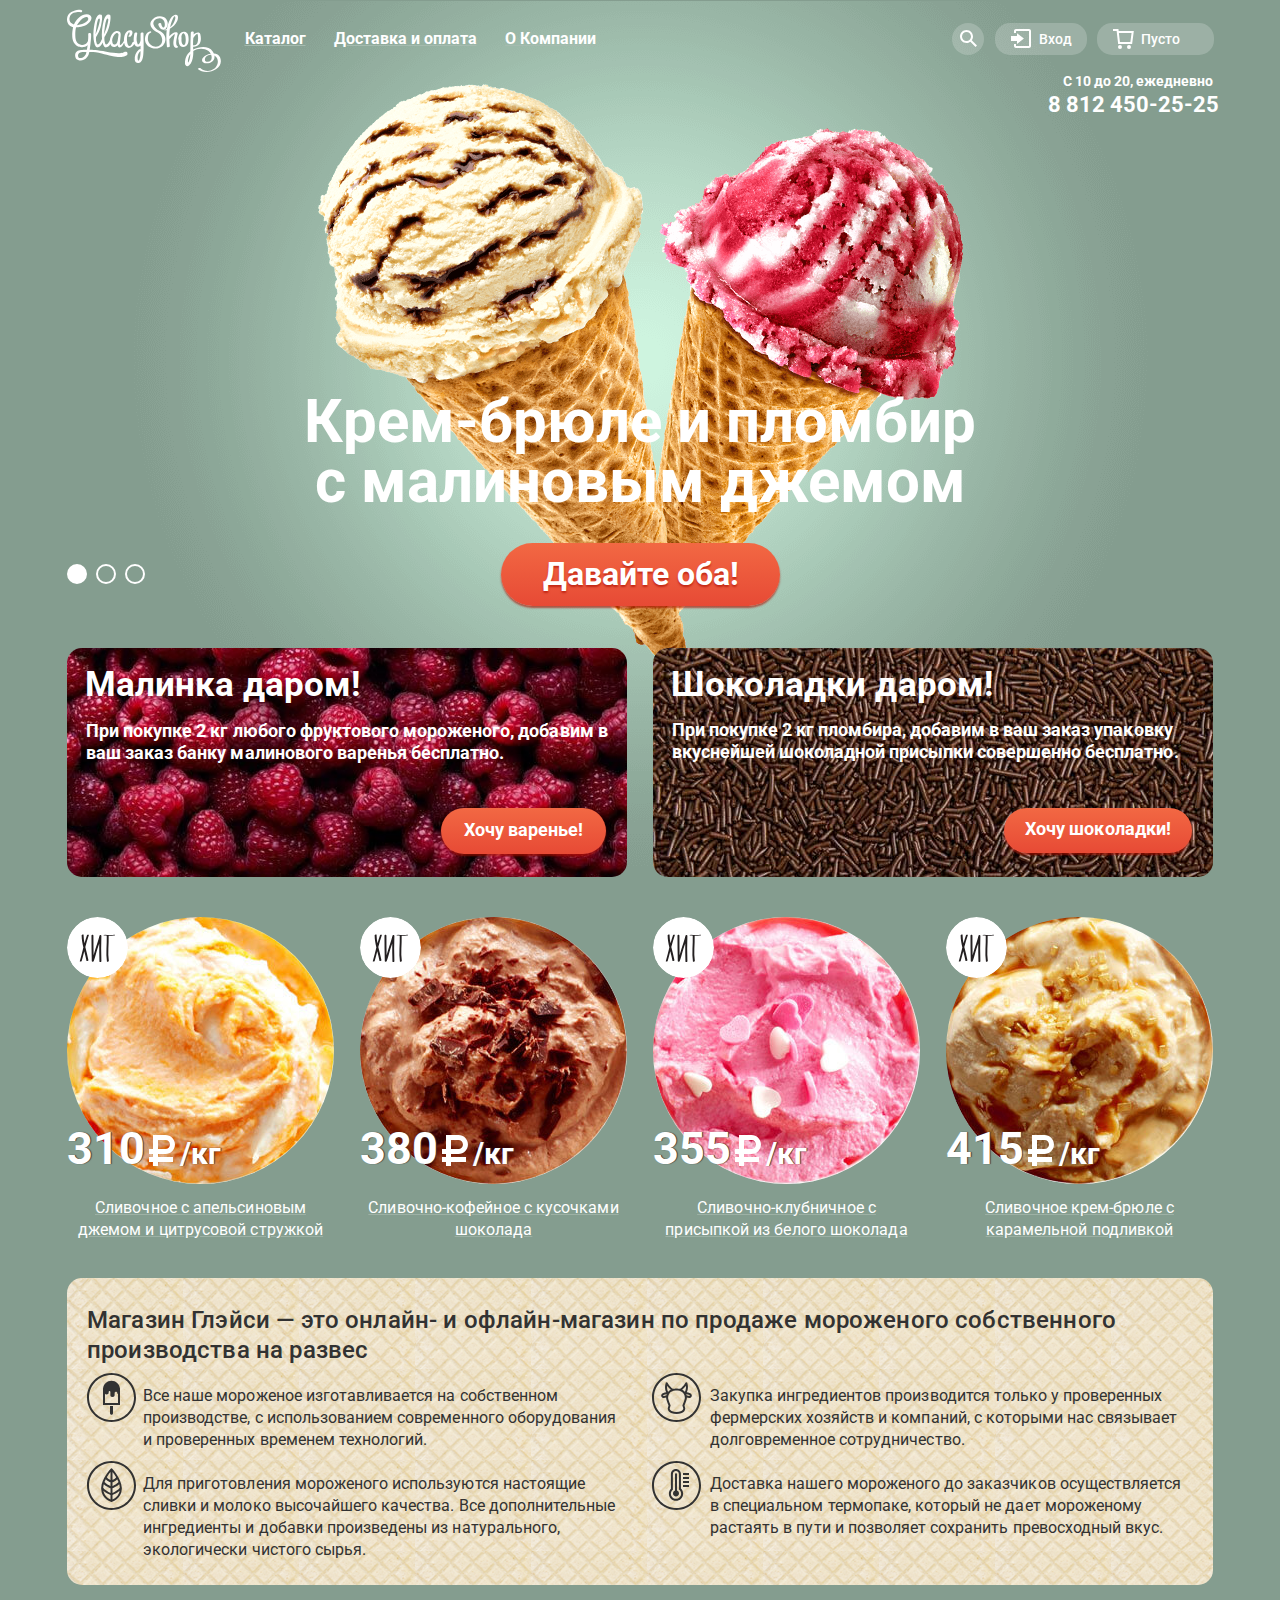
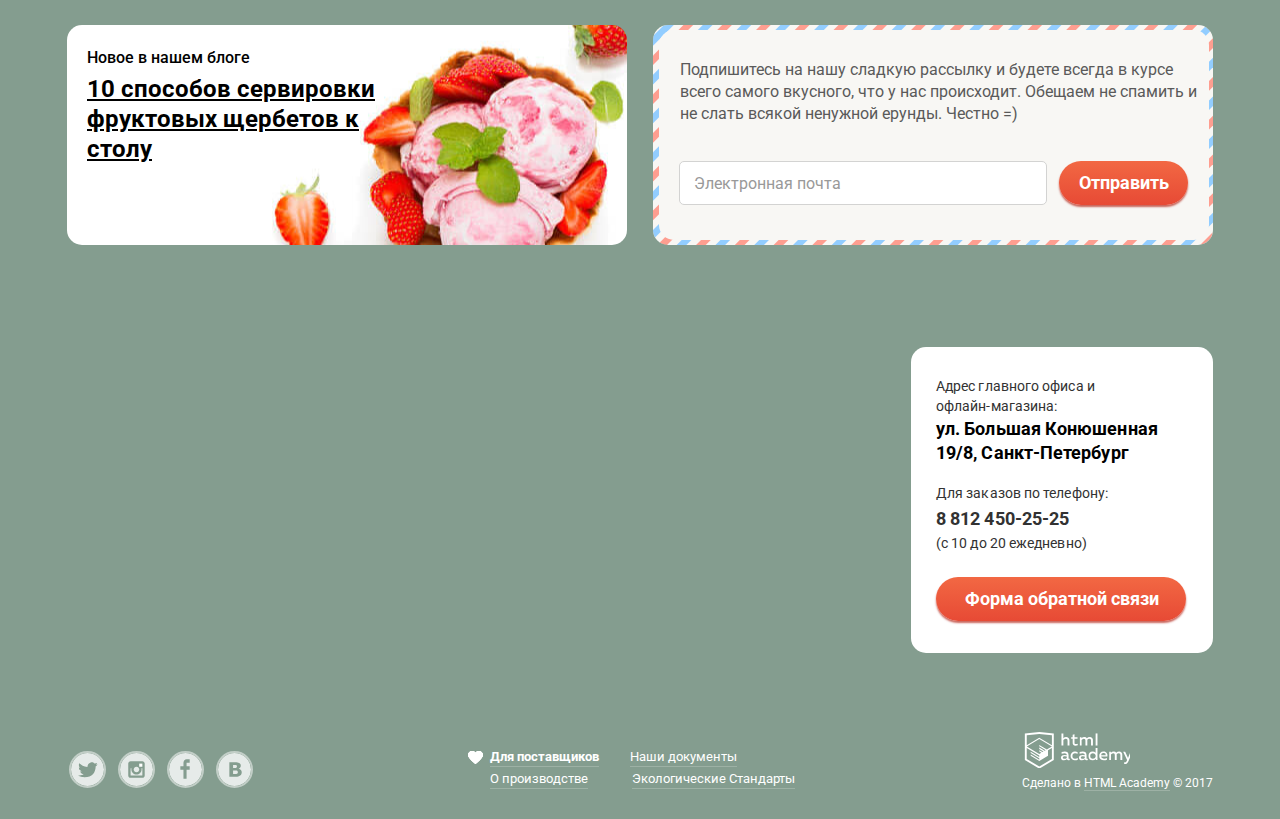
<file: index.html>
<!DOCTYPE html>
<html lang="ru">
  <head>
    <meta charset="utf-8">
    <title>HTML Academy: Глейси</title>
    <link rel="stylesheet" type="text/css" href="css/normalize.css">
    <link href="https://fonts.googleapis.com/css?family=Roboto:400,700&amp;subset=cyrillic" rel="stylesheet">
    <link type="text/css" rel="stylesheet" href="css/min-style.css">
  </head>
  <body>
    <input type="radio" name="slider-radio" value="slider1" checked id="slider1" class="slider1 slider-input">
    <input type="radio" name="slider-radio" value="slider2" id="slider2" class="slider2 slider-input">
    <input type="radio" name="slider-radio" value="slider3" id="slider3" class="slider3 slider-input">
    <div class="site-wrapper">
      <header class="main-header container">
        <img src="img/logo.svg" alt="Gllacy Shop" class="logo" width="154" height="64">
        <nav class="main-nav">
          <ul class="site-nav">
            <li class="dropdown-cat site-nav-li">
              <a href="catalog.html">Каталог</a>
              <ul class="dropdown">
                <li><a href="catalog.html">Новинки</a></li>
                <li><a href="catalog.html">Сливочное</a></li>
                <li><a href="catalog.html">Щербеты</a></li>
                <li><a href="catalog.html">Фруктовый лёд</a></li>
                <li><a href="catalog.html">Мелорин</a></li>
              </ul>
            </li>
            <li class="site-nav-li"><a href="delivery.html">Доставка и оплата</a></li>
            <li class="site-nav-li"><a href="about.html">О Компании</a></li>
          </ul>
          <div class="user-nav">
            <div class="search-wrapper">
              <a href="#" class="search-container">
                <span class="hidden">Поиск по сайту</span>
                <svg x="0px" y="0px" width="17px" height="17px" viewBox="0 0 17 17" enable-background="new 0 0 17 17" xml:space="preserve" class="search-img">
                  <path fill="#FFFFFF" d="M16.958,15.527L11.75,10.32C12.533,9.247,13,7.93,13,6.5C13,2.91,10.09,0,6.5,0S0,2.91,0,6.5
                    S2.91,13,6.5,13c1.438,0,2.763-0.473,3.839-1.263l5.205,5.204L16.958,15.527z M6.5,11C4.019,11,2,8.981,2,6.5S4.019,2,6.5,2
                    S11,4.019,11,6.5S8.981,11,6.5,11z"/>
                </svg>
              </a>
              <div class="search">
                <form method="get" action="https://echo.htmlacademy.ru">
                  <input type="search" name="search" placeholder="Что ищем?" class="search-form">
                </form>
              </div>
            </div>
            <div class="login-wrapper">
              <a  href="login.html" class="login">
                <span class="hidden">Войти в учётную запись</span>
                <svg x="0px" y="0px" width="21px" height="19px" viewBox="0 0 21 19" enable-background="new 0 0 21 19" xml:space="preserve">
                  <g>
                    <polygon fill="#FFFFFF" points="6,14.875 12.917,9.5 6,4.125 6,7.042 -0.042,7.042 -0.042,11.959 6,11.959   "/>
                    <path fill="#FFFFFF" d="M18,0H5C3.9,0,3,0.9,3,2v2h2V2h13v15H5v-2H3v2c0,1.1,0.9,2,2,2h13c1.1,0,2-0.9,2-2V2C20,0.9,19.1,0,18,0z"/>
                  </g>
                </svg>
                Вход
              </a>
              <section class="login-form">
                <h2 class="hidden">Форма входа</h2>
                <form method="post" action="https://echo.htmlacademy.ru">
                  <label for="login-mail"><span class="hidden">Электронная почта</span></label>
                  <input type="text" name="login" id="login-mail" placeholder="Электронная почта" class="login-email">
                  <label for="password"><span class="hidden">Пароль</span></label>
                  <input type="password" name="password" id="password" placeholder="Пароль" class="login-password">
                  <label for="enter"><span class="hidden">Войти</span></label>
                  <input type="submit" name="login-btn" value="Войти" id="enter" class="btn login-btn">
                </form>
                <ul>
                  <li><a href="#">Забыли пароль?</a></li>
                  <li><a href="#">Новая регистрация</a></li>
                </ul>
              </section>
            </div>
            <a href="basket.html" class="basket">
              <span class="hidden">Корзина</span>
              <svg version="1.1" xmlns="http://www.w3.org/2000/svg" xmlns:xlink="http://www.w3.org/1999/xlink" x="0px" y="0px"
                width="21px" height="20px" viewBox="0 0 21 20" enable-background="new 0 0 21 20" xml:space="preserve">
                <g>
                  <path fill="#FFFFFF" d="M5.657,2.031L5.422,0H0v2h3.64l1.5,13h13.988l1.699-12.969H5.657z M17.372,13H6.922L5.888,4.031h12.66
                    L17.372,13z"/>
                  <circle fill="#FFFFFF" cx="6.984" cy="18" r="2"/>
                  <circle fill="#FFFFFF" cx="15.984" cy="18" r="2"/>
                </g>
              </svg>
              Пусто
            </a>
          </div>
        </nav>
        <p class="worktime">
          С 10 до 20, ежедневно
          <a href="tel:+7812450-25-25">8 812 450-25-25</a>
        </p>
      </header>
      <main>
        <section class="slider container">
          <h1 class="hidden">Мороженое Glaccy Shop</h1>
          <div class="slider-controls">
            <label for="slider1">Первый</label>
            <label for="slider2">Второй</label>
            <label for="slider3">Третий</label>
          </div>
          <section class="slider-1">
            <div class="slider-img-wrapper"> </div>
            <h2 class="slider-hook">Крем-брюле и пломбир с малиновым джемом</h2>
            <a href="catalog.html" class="btn order-btn">Давайте оба!</a>
          </section>
          <section class="slider-2">
            <h2 class="slider-hook">Шоколадный пломбир и лимонный сорбет</h2>
            <a href="catalog.html" class="btn order-btn">Давайте оба!</a>
          </section>
          <section class="slider-3">
            <h2 class="slider-hook">Пломбир с помадкой и клубничный щербет</h2>
            <a href="catalog.html" class="btn order-btn">Давайте оба!</a>
          </section>
        </section>
        <article class="get-free container">
          <h2 class="hidden">Промоакции</h2>
          <div class="get-free-raspberry get-free-item">
            <h2>Малинка даром!</h2>
            <p>При покупке 2 кг любого фруктового мороженого, добавим в ваш заказ банку малинового варенья бесплатно.</p>
            <a href="catalog.html" class="btn get-free-btn">Хочу варенье!</a>
          </div>
          <div class="get-free-chocolate get-free-item ">
            <h2>Шоколадки даром!</h2>
            <p>При покупке 2 кг пломбира, добавим в ваш заказ упаковку вкуснейшей шоколадной присыпки совершенно бесплатно.</p>
            <a href="catalog.html" class="btn get-free-btn">Хочу шоколадки!</a>
          </div>
        </article>
        <section class="hits container">
          <h2 class="hidden">Хиты продаж</h2>
          <div class="hit-item">
            <img src="img/hit.svg" alt="hit" width="61" height="61" class="hit-img">
            <img src="img/icprev1.jpg" alt="Сливочное с апельсиновым джемом и цитрусовой стружкой" width="267" height="267">
            <a href="catalog.html">
              <p class="hit-price">
                <span class="bold-price">310</span>
                <svg version="1.1" xmlns="http://www.w3.org/2000/svg" xmlns:xlink="http://www.w3.org/1999/xlink" x="0px" y="0px"
                  width="31px" height="36px" viewBox="0 0 31 36" enable-background="new 0 0 31 36" xml:space="preserve">
                  <path fill="#FFFFFF" d="M11,21h7.451c5.247,0,9.5-4.253,9.5-9.5S23.698,2,18.451,2H11H7.379H6v14H2v5h4v3H2v5h4v4h5
                    v-4h15v-5H11V21z M11,7h7.451V6.97c2.501,0,4.529,2.028,4.529,4.53s-2.028,4.53-4.529,4.53V16H11V7z"/>
                </svg>
                /кг
              </p>
              <p class="hit-item-description">Сливочное с апельсиновым джемом и цитрусовой стружкой</p>
            </a>
            <a href="#" class="btn fastview-btn">Быстрый просмотр</a>
            <div class="fast-view-wrapper"></div>
          </div>
          <div class="hit-item">
            <img src="img/hit.svg" alt="hit" width="61" height="61" class="hit-img">
            <img src="img/icprev2.jpg" alt="Сливочно-кофейное с кусочками шоколада" width="267" height="267">
            <a href="catalog.html">
              <p class="hit-price">
                <span class="bold-price">380</span>
                <svg version="1.1" xmlns="http://www.w3.org/2000/svg" xmlns:xlink="http://www.w3.org/1999/xlink" x="0px" y="0px"
                  width="31px" height="36px" viewBox="0 0 31 36" enable-background="new 0 0 31 36" xml:space="preserve">
                  <path fill="#FFFFFF" d="M11,21h7.451c5.247,0,9.5-4.253,9.5-9.5S23.698,2,18.451,2H11H7.379H6v14H2v5h4v3H2v5h4v4h5
                    v-4h15v-5H11V21z M11,7h7.451V6.97c2.501,0,4.529,2.028,4.529,4.53s-2.028,4.53-4.529,4.53V16H11V7z"/>
                </svg>
                /кг
              </p>
              <p class="hit-item-description">Сливочно-кофейное с кусочками шоколада</p>
            </a>
            <a href="#" class="btn fastview-btn">Быстрый просмотр</a>
            <div class="fast-view-wrapper"></div>
          </div>
          <div class="hit-item">
            <img src="img/hit.svg" alt="hit" width="61" height="61" class="hit-img">
            <img src="img/icprev3.jpg" alt="Сливочно-клубничное с присыпкой из белого шоколада" width="267" height="267">
            <a href="catalog.html">
              <p class="hit-price">
                <span class="bold-price">355</span>
                <svg version="1.1" xmlns="http://www.w3.org/2000/svg" xmlns:xlink="http://www.w3.org/1999/xlink" x="0px" y="0px"
                  width="31px" height="36px" viewBox="0 0 31 36" enable-background="new 0 0 31 36" xml:space="preserve">
                  <path fill="#FFFFFF" d="M11,21h7.451c5.247,0,9.5-4.253,9.5-9.5S23.698,2,18.451,2H11H7.379H6v14H2v5h4v3H2v5h4v4h5
                    v-4h15v-5H11V21z M11,7h7.451V6.97c2.501,0,4.529,2.028,4.529,4.53s-2.028,4.53-4.529,4.53V16H11V7z"/>
                </svg>
                /кг
              </p>
              <p class="item-description">Сливочно-клубничное с присыпкой из белого шоколада</p>
            </a>
            <a href="#" class="btn fastview-btn">Быстрый просмотр</a>
            <div class="fast-view-wrapper"></div>
          </div>
          <div class="hit-item">
            <img src="img/hit.svg" alt="hit" width="61" height="61" class="hit-img">
            <img src="img/icprev4.jpg" alt="Сливочное крем-брюле с карамельной подливкой" width="267" height="267">
            <a href="catalog.html">
              <p class="hit-price">
                <span class="bold-price">415</span>
                <svg version="1.1" id="Layer_1" xmlns="http://www.w3.org/2000/svg" xmlns:xlink="http://www.w3.org/1999/xlink" x="0px" y="0px"
                  width="31px" height="36px" viewBox="0 0 31 36" enable-background="new 0 0 31 36" xml:space="preserve">
                  <path fill="#FFFFFF" d="M11,21h7.451c5.247,0,9.5-4.253,9.5-9.5S23.698,2,18.451,2H11H7.379H6v14H2v5h4v3H2v5h4v4h5
                    v-4h15v-5H11V21z M11,7h7.451V6.97c2.501,0,4.529,2.028,4.529,4.53s-2.028,4.53-4.529,4.53V16H11V7z"/>
                </svg>
                /кг
              </p>
              <p class="hit-item-description">Сливочное крем-брюле с карамельной подливкой</p>
            </a>
            <a href="#" class="btn fastview-btn">Быстрый просмотр</a>
            <div class="fast-view-wrapper"></div>
          </div>
        </section>
        <section class="features container">
          <h2 >Магазин Глэйси — это онлайн- и офлайн-магазин по продаже мороженого собственного производства на развес</h2>
          <div class="features-item">
            <img src="img/icecream-pict.svg" class="icecream-pict" alt="Иконка" width="49" height="49">
            <p>Все наше мороженое изготавливается на собственном производстве, с использованием современного оборудования и проверенных временем технологий.</p>
          </div>
          <div class="features-item">
            <img src="img/cow-pict.svg" class="cow-pict" alt="Иконка" width="49" height="49">
            <p>Закупка ингредиентов  производится только у проверенных фермерских хозяйств и компаний, с которыми нас связывает долговременное сотрудничество.
            </p>
          </div>
          <div class="features-item">
            <img src="img/leaf-pict.svg" class="leaf-pict" alt="Иконка" width="49" height="49">
            <p>Для приготовления мороженого используются настоящие сливки и молоко высочайшего качества. Все дополнительные ингредиенты и добавки произведены из натурального, экологически чистого сырья. </p>
          </div>
          <div class="features-item">
            <img src="img/therm-pict.svg" class="therm-pict" alt="Иконка" width="49" height="49">
            <p>Доставка нашего мороженого до заказчиков осуществляется в специальном термопаке, который не дает мороженому растаять в пути и позволяет сохранить превосходный вкус.</p>
          </div>
        </section>
        <div class="flex-wrapper container">
          <!-- Нужна такая оболочка?-->
          <article class="blog-item container">
            <h2 class="hidden">Блог</h2>
            <p><a href="blog.html">Новое в нашем блоге</a></p>
            <b><a href="blog.html">10 способов сервировки фруктовых щербетов к столу</a></b>
          </article>
          <section class="subscribe container">
            <div class="subscripe-wrapper">
              <h2 class="hidden">E-mail расслыка</h2>
              <p>Подпишитесь на нашу сладкую рассылку и будете всегда в курсе всего самого вкусного, что у нас происходит. Обещаем не спамить и не слать всякой ненужной ерунды. Честно =)</p>
              <form method="post" action="https://echo.htmlacademy.ru">
                <input type="email" name="subs-email" placeholder="Электронная почта" class="subscribe-email">
                <input type="submit" value="Отправить" class="btn subscribe-btn">
              </form>
            </div>
          </section>
        </div>
        <section class="map">
          <h2 class="hidden">Как проехать</h2>
          <iframe src="https://www.google.com/maps/embed?pb=!1m18!1m12!1m3!1d7994.424906074054!2d30.31439324068867!3d59.938676008772475!2m3!1f0!2f0!3f0!3m2!1i1024!2i768!4f13.1!3m3!1m2!1s0x0%3A0x0!2zNTnCsDU2JzE5LjIiTiAzMMKwMTknMjMuMyJF!5e0!3m2!1sru!2sru!4v1522938331912"  allowfullscreen></iframe>
          <!--<img src="img/map.jpg" alt="Адрес главного офиса и офлайн-магазина: ул. Большая Конюшенная 19/8" width="1200" height="430">-->
          <span class="ice-cream-pict"></span>
          <div class="contacts container">
            <address>
              <p>Адрес главного офиса и офлайн-магазина:
                <b>ул. Большая Конюшенная 19/8, Санкт-Петербург</b>
              </p>
              <p>
                Для заказов по телефону:
                <a href="tel:+78124502525" class="contacts-tel">8&nbsp;812 450-25-25</a>
                (с 10 до 20 ежедневно)
              </p>
              <a href="#" class="feedback-btn modal-open btn">Форма обратной связи</a>
            </address>
          </div>
        </section>
      </main>
      <footer class="main-footer container">
        <section class="social">
          <h2 class="hidden">Мы в соцсетях</h2>
          <ul>
            <li class="social-btn btn-tw">
              <a href="twitter.com">
                <svg version="1.1" xmlns="http://www.w3.org/2000/svg" xmlns:xlink="http://www.w3.org/1999/xlink" x="0px" y="0px" width="33px"
                  height="33px" viewBox="0 0 32 32" enable-background="new 0 0 32 32" xml:space="preserve">
                  <g>
                  </g>
                  <g>
                    <path fill="#FFFFFF" d="M16,0C7.164,0,0,7.164,0,16c0,8.837,7.164,16,16,16c8.837,0,16-7.163,16-16C32,7.164,24.837,0,16,0z
                      M23.944,12.809c-0.251,6.516-3.463,10.832-10.992,10.702c-0.14,0-0.205,0-0.233,0c-0.015,0-0.021,0-0.021,0
                      c-0.029,0-0.094,0-0.232,0c-0.447,0-4.543-0.443-5.344-1.823c2.479,0.19,4.247-0.406,5.12-1.136
                      c-1.048-0.289-2.923-0.461-3.251-2.848c0.384,0.104,0.618,0.221,1.299,0.113c-1.307-0.824-2.758-1.519-2.679-3.643
                      c0.311,0.317,1.164,0.518,1.46,0.457c-0.768-0.233-2.149-3.244-0.974-4.781c1.984,1.79,4.075,3.482,7.804,3.643
                      c0.227-2.214,1.24-3.699,3.168-4.325c1.84-0.479,3.255,0.26,3.901,1.138c0.737-0.224,1.453-0.466,2.193-0.685
                      c-0.004,0.833-0.569,1.463-0.935,1.709c0.747,0.165,1.423-0.475,1.423-0.475C25.467,11.818,24.557,12.58,23.944,12.809z"/>
                  </g>
                </svg>
                <span class="hidden">Твиттер</span>
              </a>
            </li>
            <li class="social-btn btn-inst">
              <a href="instagram.com">
                <svg version="1.1" xmlns="http://www.w3.org/2000/svg" xmlns:xlink="http://www.w3.org/1999/xlink" x="0px" y="0px"
                  width="33px" height="33px" viewBox="0 0 32 32" enable-background="new 0 0 32 32" xml:space="preserve">
                  <g>
                    <path fill="#FFFFFF" d="M20.916,16c0,2.728-2.211,4.938-4.938,4.938S11.039,18.728,11.039,16c0-0.394,0.051-0.773,0.138-1.14
                      h-0.897v6.838h11.396V14.86h-0.897C20.865,15.227,20.916,15.606,20.916,16z"/>
                    <path fill="#FFFFFF" d="M15.978,18.659c1.466,0,2.659-1.193,2.659-2.659s-1.193-2.659-2.659-2.659
                      c-1.466,0-2.659,1.193-2.659,2.659S14.511,18.659,15.978,18.659z"/>
                    <rect x="18.637" y="10.302" fill="#FFFFFF" width="3.039" height="3.039"/>
                    <path fill="#FFFFFF" d="M16,0C7.164,0,0,7.164,0,16c0,8.837,7.164,16,16,16c8.837,0,16-7.163,16-16C32,7.164,24.837,0,16,0z
                      M23.955,21.698c0,1.254-1.025,2.279-2.279,2.279H10.279C9.026,23.978,8,22.952,8,21.698V10.302c0-1.253,1.026-2.279,2.279-2.279
                      h11.396c1.254,0,2.279,1.026,2.279,2.279V21.698z"/>
                  </g>
                </svg>
                <span class="hidden">Инстаграм</span>
              </a>
            </li>
            <li class="social-btn btn-fb">
              <a href="facebook.com">
                <svg version="1.1" xmlns="http://www.w3.org/2000/svg" xmlns:xlink="http://www.w3.org/1999/xlink" x="0px" y="0px"
                  width="33px" height="33px" viewBox="0 0 32 32" enable-background="new 0 0 32 32" xml:space="preserve">
                  <path fill="#FFFFFF" d="M16,0C7.164,0,0,7.163,0,16s7.164,16,16,16c8.837,0,16-7.164,16-16S24.837,0,16,0z M20.062,9.455h-3.021
                    v3.444h3.021v3.445h-3.021v8.61h-3.021v-8.61H11v-3.445h3.021V9.455c0-1.902,1.353-3.445,3.021-3.445h3.021V9.455z"/>
                </svg>
                <span class="hidden">Фэйсбук</span>
              </a>
            </li>
            <li class="social-btn btn-vk">
              <a href="vk.com">
                <svg version="1.1" xmlns="http://www.w3.org/2000/svg" xmlns:xlink="http://www.w3.org/1999/xlink" x="0px" y="0px"
                  width="33px" height="33px" viewBox="0 0 32 32" enable-background="new 0 0 32 32" xml:space="preserve">
                  <g>
                    <path fill="#FFFFFF" d="M16.637,14.495c0.402-0.019,0.719-0.082,0.951-0.188c0.326-0.145,0.54-0.33,0.641-0.559
                      c0.101-0.229,0.15-0.496,0.15-0.797c0-0.232-0.058-0.465-0.174-0.697c-0.116-0.232-0.322-0.405-0.617-0.517
                      c-0.264-0.1-0.592-0.155-0.984-0.165c-0.392-0.009-0.943-0.014-1.652-0.014h-0.339v2.965h0.565
                      C15.749,14.523,16.235,14.514,16.637,14.495z"/>
                    <path fill="#FFFFFF" d="M18.118,17.084c-0.282-0.081-0.672-0.125-1.166-0.132c-0.494-0.006-1.012-0.009-1.55-0.009h-0.79v3.493
                      h0.264c1.014,0,1.74-0.003,2.18-0.009c0.438-0.007,0.843-0.088,1.212-0.245c0.377-0.157,0.633-0.364,0.774-0.625
                      s0.214-0.562,0.214-0.9c0-0.446-0.088-0.788-0.261-1.03C18.825,17.386,18.531,17.204,18.118,17.084z"/>
                    <path fill="#FFFFFF" d="M16,0C7.164,0,0,7.164,0,16c0,8.837,7.164,16,16,16c8.837,0,16-7.163,16-16C32,7.164,24.837,0,16,0z
                      M22.602,20.531c-0.273,0.533-0.646,0.976-1.124,1.327c-0.552,0.415-1.161,0.71-1.823,0.886s-1.501,0.264-2.519,0.264h-6.121V8.987
                      h5.443c1.13,0,1.957,0.038,2.48,0.113c0.524,0.076,1.045,0.242,1.561,0.5c0.533,0.27,0.929,0.632,1.189,1.087
                      c0.26,0.455,0.392,0.975,0.392,1.558c0,0.678-0.179,1.278-0.536,1.795c-0.358,0.518-0.863,0.92-1.517,1.208v0.075
                      c0.917,0.182,1.642,0.559,2.179,1.13c0.537,0.571,0.807,1.325,0.807,2.261C23.013,19.392,22.875,19.997,22.602,20.531z"/>
                  </g>
                </svg>
                <span class="hidden">Вконтакте</span>
              </a>
            </li>
          </ul>
        </section>
        <div class="about-us">
          <h2 class="hidden">О компании</h2>
          <a href="contacts.html">Для поставщиков</a>
          <a href="#">Наши документы</a>
          <a href="#">О производстве</a>
          <a href="#">Экологические Стандарты</a>
        </div>
        <div class="copyright">
          <h2 class="hidden">Сайт разработан</h2>
          <a href="https://htmlacademy.ru/intensive/htmlcss">
          <img src="img/logo-htmlacademy-small.svg"  width="108" height="36" alt="htmlacademy">
          </a>
          <p>Сделано в <a href="https://htmlacademy.ru/intensive/htmlcss">HTML Academy</a> © 2017</p>
        </div>
      </footer>
    </div>
    <div class="overlay"></div>
    <section class="feedback-form">
      <h2 class="hidden">Форма обратной связи</h2>
      <b>Мы обязательно вам ответим</b>
      <a href="#" class="cancelations modal-close"><span class="hidden">Закрыть Окно</span> X</a>
      <form method="post" action="https://echo.htmlacademy.ru">
        <input type="text" name="name" placeholder="Как вас зовут" class="feedback-name-input">
        <input type="email" name="email" placeholder="Ваша почта для ответа?" class="feedback-email-input">
        <textarea name="comment" rows="10" cols="40" placeholder="Напишите что-нибудь..." class="feedback-textarea"></textarea>
        <input type="submit"  name="feedbacksend-btn" value="Отправить" class="feedbacksend-btn btn">
      </form>
    </section>
  </body>
</html>
</file>
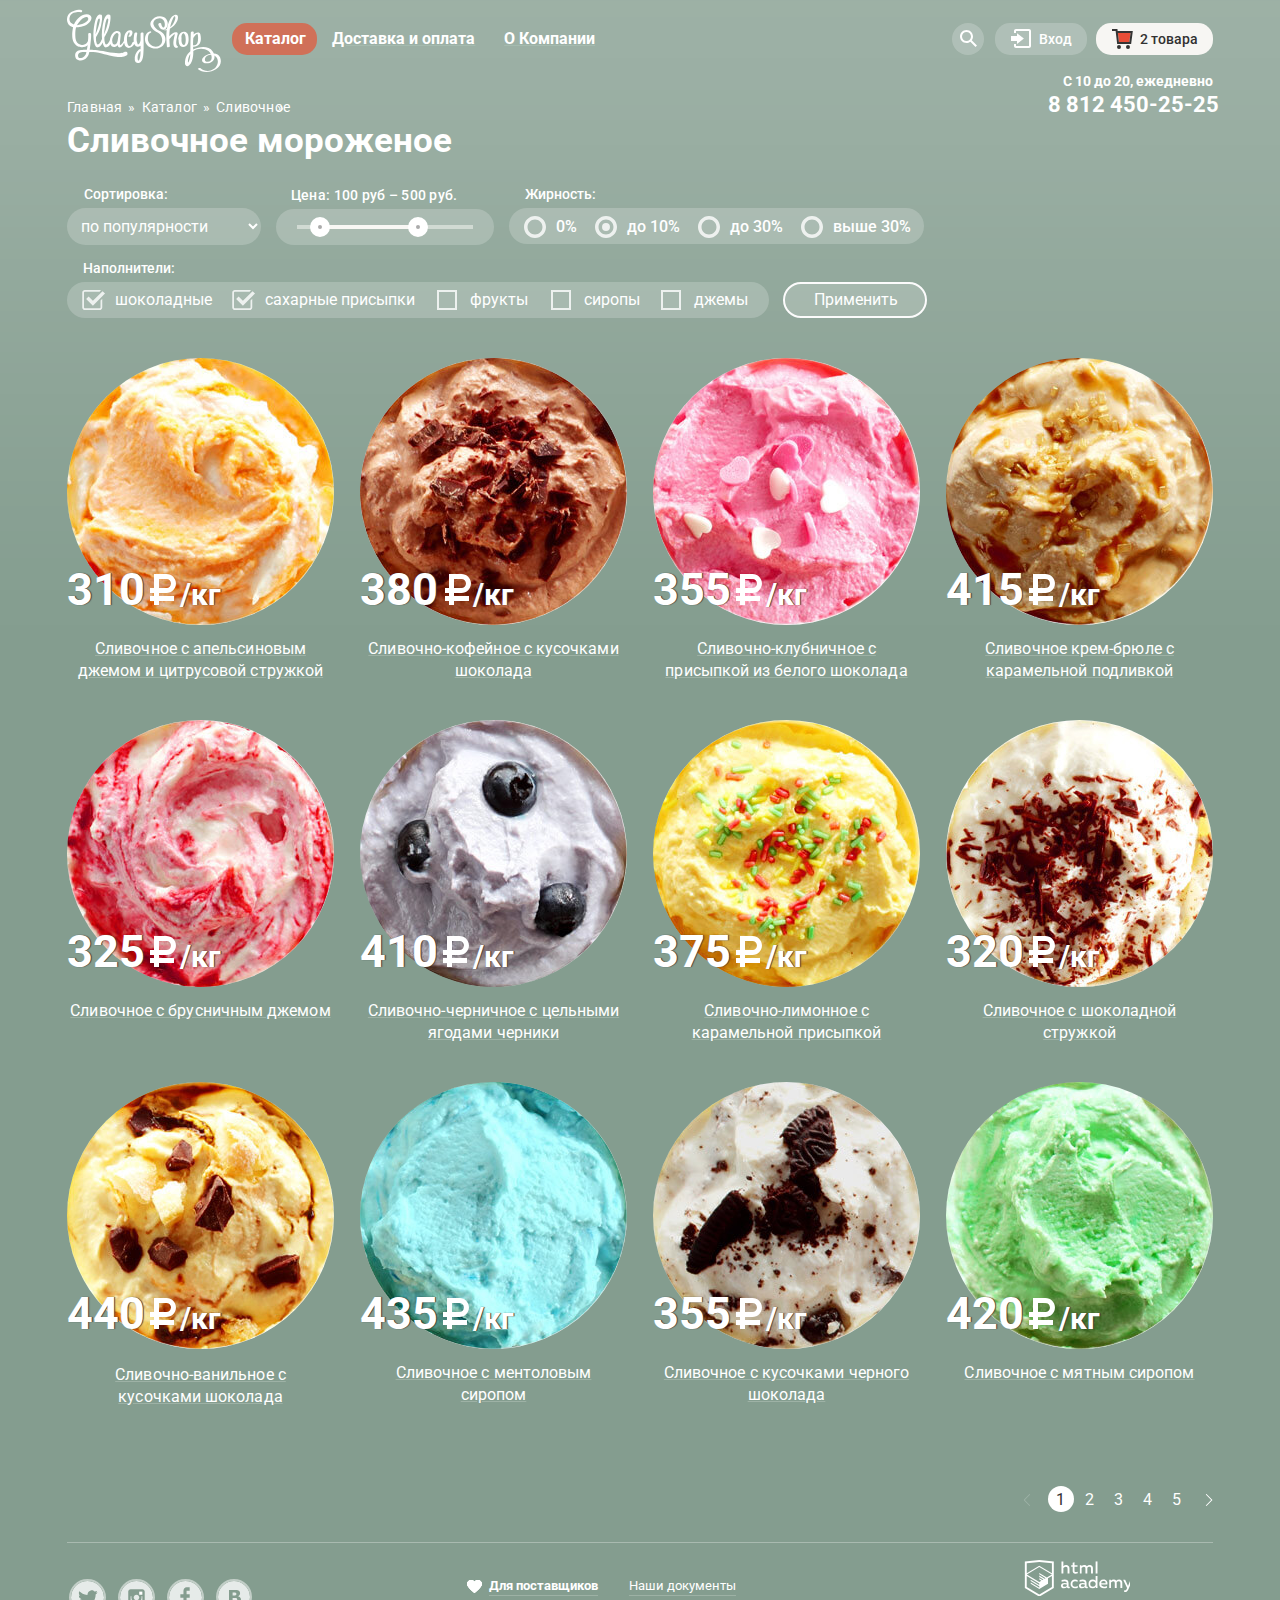
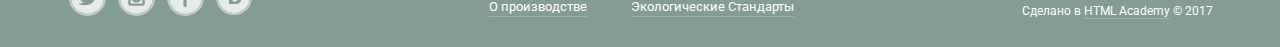
<file: catalog.html>
<!DOCTYPE html>
<html lang="ru">
  <head>
    <meta charset="utf-8">
    <title>HTML Academy: Глейси</title>
    <link rel="stylesheet" type="text/css" href="css/normalize.css">
    <link href="https://fonts.googleapis.com/css?family=Roboto:400,700&amp;subset=cyrillic" rel="stylesheet">
    <link type="text/css" rel="stylesheet" href="css/min-style.css">
  </head>
  <body class="inner-page">
    <div class="light-bg">
      <header class="main-header container">
        <a href="index.html"><img src="img/logo.svg" alt="Gllacy Shop" class="logo" width="154" height="64"></a>
        <nav class="main-nav">
          <ul class="site-nav">
            <li class="dropdown-cat site-nav-current-page site-nav-li">
              <a href="#">Каталог</a>
              <ul class="dropdown">
                <li><a href="catalog.html">Новинки</a></li>
                <li><a href="catalog.html" class="current-page">Сливочное</a></li>
                <li><a href="catalog.html">Щербеты</a></li>
                <li><a href="catalog.html">Фруктовый лёд</a></li>
                <li><a href="catalog.html">Мелорин</a></li>
              </ul>
            </li>
            <li class="site-nav-li inner-site-nav"><a href="delivery.html">Доставка и оплата</a></li>
            <li class="site-nav-li inner-site-nav"><a href="about.html">О Компании</a></li>
          </ul>
          <div class="user-nav">
            <div class="search-wrapper">
              <a href="#" class="search-container">
                <span class="hidden">Поиск по сайту</span>
                <svg x="0px" y="0px" width="17px" height="17px" viewBox="0 0 17 17" enable-background="new 0 0 17 17" xml:space="preserve" class="search-img">
                  <path fill="#FFFFFF" d="M16.958,15.527L11.75,10.32C12.533,9.247,13,7.93,13,6.5C13,2.91,10.09,0,6.5,0S0,2.91,0,6.5
                    S2.91,13,6.5,13c1.438,0,2.763-0.473,3.839-1.263l5.205,5.204L16.958,15.527z M6.5,11C4.019,11,2,8.981,2,6.5S4.019,2,6.5,2
                    S11,4.019,11,6.5S8.981,11,6.5,11z"/>
                </svg>
              </a>
              <div class="search">
                <form method="get" action="https://echo.htmlacademy.ru">
                  <input type="search" name="search" placeholder="Что ищем?" class="search-form">
                </form>
              </div>
            </div>
            <div class="login-wrapper">
              <a  href="login.html" class="login inner-page-login">
                <span class="hidden">Войти в учётную запись</span>
                <svg x="0px" y="0px" width="21px" height="19px" viewBox="0 0 21 19" enable-background="new 0 0 21 19" xml:space="preserve">
                  <g>
                    <polygon fill="#FFFFFF" points="6,14.875 12.917,9.5 6,4.125 6,7.042 -0.042,7.042 -0.042,11.959 6,11.959   "/>
                    <path fill="#FFFFFF" d="M18,0H5C3.9,0,3,0.9,3,2v2h2V2h13v15H5v-2H3v2c0,1.1,0.9,2,2,2h13c1.1,0,2-0.9,2-2V2C20,0.9,19.1,0,18,0z"/>
                  </g>
                </svg>
                Вход
              </a>
              <section class="login-form">
                <h2 class="hidden">Форма входа</h2>
                <form method="post" action="https://echo.htmlacademy.ru">
                  <label for="login-email" class="hidden">Электронная почта</label>
                  <input type="text" name="login" placeholder="Электронная почта" id="login-email" class="login-email">
                  <label for="login-password" class="hidden"> Пароль</label>
                  <input type="password" name="password" placeholder="Пароль" id="login-password" class="login-password">
                  <label for="enter" class="hidden">Войти</label>
                  <input type="submit" name="login-btn" value="Войти" id="enter" class="btn login-btn">
                </form>
                <ul>
                  <li><a href="#">Забыли пароль?</a></li>
                  <li><a href="#">Новая регистрация</a></li>
                </ul>
              </section>
            </div>
            <div class="basket-wrapper">
              <a href="basket.html" class="basket basket-with-goods">
                <span class="hidden">Корзина</span>
                <svg version="1.1" xmlns="http://www.w3.org/2000/svg" xmlns:xlink="http://www.w3.org/1999/xlink" x="0px" y="0px" width="21px" height="20px" viewBox="0 0 21 20" enable-background="new 0 0 21 20" xml:space="preserve">
                  <polygon fill="#E84D37" points="5.888,4.031 6.922,13 17.372,13 18.548,4.031 "/>
                  <circle fill="#343434" cx="6.984" cy="18" r="2"/>
                  <circle fill="#343434" cx="15.984" cy="18" r="2"/>
                  <path fill="#343434" d="M5.657,2.031L5.422,0H0v2h3.64l1.5,13h13.988l1.699-12.969H5.657z M17.372,13H6.922L5.888,4.031h12.66
                    L17.372,13z"/>
                </svg>
                2 товара
              </a>
              <section class="open-basket">
                <h2 class="hidden">Корзина</h2>
                <ul>
                  <li class="cancellations"><a href="#"></a></li>
                  <li class="basket-img">
                    <a href="#">
                    <img src="img/icprev1.jpg" alt="Пломбир с апельсиновым джемом"  width="33" height="33">
                    </a>
                  </li>
                  <li class="basket-item">
                    <a href="#">Пломбир с апельсиновым джемом</a>
                  </li>
                  <li class="basket-weight">
                    1,5 кг х <span>200 руб.</span>
                  </li>
                  <li class="basket-item-cost">
                    300 руб.
                  </li>
                </ul>
                <ul class="second-ul">
                  <li class="cancellations">
                    <a href="#"></a>
                  </li>
                  <li class="basket-img">
                    <a href="#">
                    <img src="img/icprev3.jpg" alt="Пломбир с апельсиновым джемом" width="33" height="33">
                    </a>
                  </li>
                  <li class="basket-item">
                    <a href="#">Клубничный пломбир с присыпкой из белого шоколада</a>
                  </li>
                  <li class="basket-weight">
                    1,5 кг х <span>300 руб.</span>
                  </li>
                  <li class="basket-item-cost">
                    450 руб.
                  </li>
                </ul>
                <span class="basket-final-cost">Итого: 750 руб.</span>
                <a href="order.html" class="btn basket-btn">Оформить заказ</a>
              </section>
            </div>
          </div>
        </nav>
        <p class="worktime">
          С 10 до 20, ежедневно
          <a href="tel:+78124502525">8 812 450-25-25</a>
        </p>
        <section class="breadcrumps">
          <h2 class="hidden">Навигация по сайту</h2>
          <ul>
            <li>
              <a href="index.html">Главная</a>
            </li>
            <li>
              <a href="catalog.html">Каталог</a>
            </li>
            <li class="current-page">Сливочное</li>
          </ul>
        </section>
      </header>
      <main class="container">
        <h1 class="hidden">Мороженое Glaccy Shop</h1>
        <h2 class="catalog-name">Сливочное мороженое</h2>
        <section class="filter">
          <h3 class="hidden">Фильтровать по характеристикам</h3>
          <form method="get" action="https://echo.htmlacademy.ru">
            <fieldset class="filter-sort">
              <legend> Сортировка:</legend>
              <select class="sort">
                <option value="popular">по популярности</option>
                <option value="cheap">сначала недорогие</option>
                <option value="expensive">сначала дорогие</option>
                <option value="greasy">по жирности</option>
              </select>
            </fieldset>
            <fieldset class="filter-price">
              <legend class="hidden">Сортировка по цене</legend>
              <span>Цена: 100 руб – 500 руб.</span>
              <div class="filter-price-container">
                <div class="scale">
                  <div class="active-scale"></div>
                  <div class="toggle min-toggle"></div>
                  <div class="toggle max-toggle"></div>
                </div>
                <label class="min-price hidden">
                <input name="min-price" type="text" value="100">
                </label>
                <label class="max-price hidden">
                <input name="max-price" type="text" value="500">
                </label>
              </div>
            </fieldset>
            <fieldset class="filter-greasy">
              <legend>Жирность:</legend>
              <div class="greasy-container">
                <input type="radio" name="fat" value="0%" id="0%" hidden="" class="greasy-input">
                <label for="0%" class="greasy-label">0%</label>
                <input type="radio" name="fat"  value="<10%" id="<10%" checked hidden="" class="greasy-input">
                <label for="<10%">до 10%</label>
                <input type="radio" name="fat" value="<30%" id="<30%" hidden="" class="greasy-input">
                <label for="<30%">до 30%</label>
                <input type="radio" name="fat" value=">30%" id=">30%" hidden="" class="greasy-input">
                <label for=">30%">выше 30%</label>
              </div>
            </fieldset>
            <fieldset class="filter-filler">
              <legend>Наполнители:</legend>
              <div class="filler-container">
                <input type="checkbox" name="add-chokolate" value="chocolate" checked="" id="add-chocolate" hidden="" class="filler-input">
                <label for="add-chocolate">шоколадные</label>
                <input type="checkbox" name="add-sugar" value="sugar" checked="" id="add-sugar" hidden="" class="filler-input">
                <label for="add-sugar">сахарные присыпки</label>
                <input type="checkbox" name="add-fruits" value="fruits" id="add-fruits" hidden="" class="filler-input">
                <label for="add-fruits">фрукты</label>
                <input type="checkbox" name="add-syrup" value="syrup" id="add-syrup" hidden="" class="filler-input">
                <label for="add-syrup">сиропы</label>
                <input type="checkbox" name="add-jam" value="jam" id="add-jam" hidden="" class="filler-input">
                <label for="add-jam">джемы</label>
              </div>
            </fieldset>
            <input type="submit" value="Применить" class="filter-btn btn">
          </form>
        </section>
        <section class="catalog">
          <h2 class="hidden">Каталог товаров</h2>
          <ul class="catalog-list">
            <li>
              <div class="catalog-item">
                <img src="img/icprev1.jpg" alt="Сливочное с апельсиновым джемом и цитрусовой стружкой" class="catalog-item-pic" width="267" height="267">
                <a href="#">
                  <p class="catalog-price">
                    <span class="bold-price">310</span>
                    <svg version="1.1" xmlns="http://www.w3.org/2000/svg" xmlns:xlink="http://www.w3.org/1999/xlink" x="0px" y="0px"
                      width="31px" height="36px" viewBox="0 0 31 36" enable-background="new 0 0 31 36" xml:space="preserve">
                      <path fill="#FFFFFF" d="M11,21h7.451c5.247,0,9.5-4.253,9.5-9.5S23.698,2,18.451,2H11H7.379H6v14H2v5h4v3H2v5h4v4h5
                        v-4h15v-5H11V21z M11,7h7.451V6.97c2.501,0,4.529,2.028,4.529,4.53s-2.028,4.53-4.529,4.53V16H11V7z"/>
                    </svg>
                    /кг
                  </p>
                  <p class="item-description">Сливочное с апельсиновым джемом и цитрусовой стружкой</p>
                </a>
                <a href="#" class="btn fastview-btn">Быстрый просмотр</a>
                <div class="fast-view-wrapper"></div>
              </div>
            </li>
            <li>
              <div class="catalog-item">
                <img src="img/icprev2.jpg" alt="Сливочно-кофейное с кусочками шоколада" class="catalog-item-pic" width="267" height="267">
                <a href="#">
                  <p class="catalog-price">
                    <span class="bold-price">380</span>
                    <svg x="0px" y="0px"
                      width="31px" height="36px" viewBox="0 0 31 36" enable-background="new 0 0 31 36" xml:space="preserve" class="svg-2">
                      <path fill="#FFFFFF" d="M11,21h7.451c5.247,0,9.5-4.253,9.5-9.5S23.698,2,18.451,2H11H7.379H6v14H2v5h4v3H2v5h4v4h5
                        v-4h15v-5H11V21z M11,7h7.451V6.97c2.501,0,4.529,2.028,4.529,4.53s-2.028,4.53-4.529,4.53V16H11V7z"/>
                    </svg>
                    /кг
                  </p>
                  <p class="item-description">Сливочно-кофейное с кусочками шоколада</p>
                </a>
                <a href="#" class="btn fastview-btn">Быстрый просмотр</a>
                <div class="fast-view-wrapper"></div>
              </div>
            </li>
            <li>
              <div class="catalog-item">
                <img src="img/icprev3.jpg" alt="Сливочно-клубничное с присыпкой из белого шоколада" class="catalog-item-pic" width="267" height="267">
                <a href="#">
                  <p class="catalog-price">
                    <span class="bold-price">355</span>
                    <svg x="0px" y="0px"
                      width="31px" height="36px" viewBox="0 0 31 36" enable-background="new 0 0 31 36" xml:space="preserve">
                      <path fill="#FFFFFF" d="M11,21h7.451c5.247,0,9.5-4.253,9.5-9.5S23.698,2,18.451,2H11H7.379H6v14H2v5h4v3H2v5h4v4h5
                        v-4h15v-5H11V21z M11,7h7.451V6.97c2.501,0,4.529,2.028,4.529,4.53s-2.028,4.53-4.529,4.53V16H11V7z"/>
                    </svg>
                    /кг
                  </p>
                  <p class="item-description">Сливочно-клубничное с присыпкой из белого шоколада</p>
                </a>
                <a href="#" class="btn fastview-btn">Быстрый просмотр</a>
                <div class="fast-view-wrapper"></div>
              </div>
            </li>
            <li>
              <div class="catalog-item">
                <img  src="img/icprev4.jpg" alt="Сливочное крем-брюле с карамельной подливкой" class="catalog-item-pic" width="267" height="267">
                <a href="#">
                  <p class="catalog-price">
                    <span class="bold-price">415</span>
                    <svg x="0px" y="0px"
                      width="31px" height="36px" viewBox="0 0 31 36" enable-background="new 0 0 31 36" xml:space="preserve">
                      <path fill="#FFFFFF" d="M11,21h7.451c5.247,0,9.5-4.253,9.5-9.5S23.698,2,18.451,2H11H7.379H6v14H2v5h4v3H2v5h4v4h5
                        v-4h15v-5H11V21z M11,7h7.451V6.97c2.501,0,4.529,2.028,4.529,4.53s-2.028,4.53-4.529,4.53V16H11V7z"/>
                    </svg>
                    /кг
                  </p>
                  <p class="item-description">Сливочное крем-брюле с карамельной подливкой</p>
                </a>
                <a href="#" class="btn fastview-btn">Быстрый просмотр</a>
                <div class="fast-view-wrapper"></div>
              </div>
            </li>
            <li>
              <div class="catalog-item">
                <img src="img/icprev2-1.jpg" alt="Сливочное с&nbsp;брусничным джемом" class="catalog-item-pic" width="267" height="267">
                <a href="#">
                  <p class="catalog-price">
                    <span class="bold-price">325</span>
                    <svg x="0px" y="0px"
                      width="31px" height="36px" viewBox="0 0 31 36" enable-background="new 0 0 31 36" xml:space="preserve">
                      <path fill="#FFFFFF" d="M11,21h7.451c5.247,0,9.5-4.253,9.5-9.5S23.698,2,18.451,2H11H7.379H6v14H2v5h4v3H2v5h4v4h5
                        v-4h15v-5H11V21z M11,7h7.451V6.97c2.501,0,4.529,2.028,4.529,4.53s-2.028,4.53-4.529,4.53V16H11V7z"/>
                    </svg>
                    /кг
                  </p>
                  <p class="item-description">Сливочное&nbsp;с&nbsp;брусничным джемом</p>
                </a>
                <a href="#" class="btn fastview-btn">Быстрый просмотр</a>
                <div class="fast-view-wrapper"></div>
              </div>
            </li>
            <li>
              <div class="catalog-item">
                <img src="img/icprev2-2.jpg" alt="Сливочно-черничное с цельными ягодами черники" class="catalog-item-pic" width="267" height="267">
                <a href="#">
                  <p class="catalog-price">
                    <span class="bold-price">410</span>
                    <svg x="0px" y="0px"
                      width="31px" height="36px" viewBox="0 0 31 36" enable-background="new 0 0 31 36" xml:space="preserve">
                      <path fill="#FFFFFF" d="M11,21h7.451c5.247,0,9.5-4.253,9.5-9.5S23.698,2,18.451,2H11H7.379H6v14H2v5h4v3H2v5h4v4h5
                        v-4h15v-5H11V21z M11,7h7.451V6.97c2.501,0,4.529,2.028,4.529,4.53s-2.028,4.53-4.529,4.53V16H11V7z"/>
                    </svg>
                    /кг
                  </p>
                  <p class="item-description">Сливочно-черничное с цельными ягодами черники</p>
                </a>
                <a href="#" class="btn fastview-btn">Быстрый просмотр</a>
                <div class="fast-view-wrapper"></div>
              </div>
            </li>
            <li>
              <div class="catalog-item">
                <img src="img/icprev2-3.jpg" alt="Сливочно-лимонное с карамельной присыпкой" class="catalog-item-pic" width="267" height="267">
                <a href="#">
                  <p class="catalog-price">
                    <span class="bold-price">375</span>
                    <svg x="0px" y="0px"
                      width="31px" height="36px" viewBox="0 0 31 36" enable-background="new 0 0 31 36" xml:space="preserve">
                      <path fill="#FFFFFF" d="M11,21h7.451c5.247,0,9.5-4.253,9.5-9.5S23.698,2,18.451,2H11H7.379H6v14H2v5h4v3H2v5h4v4h5
                        v-4h15v-5H11V21z M11,7h7.451V6.97c2.501,0,4.529,2.028,4.529,4.53s-2.028,4.53-4.529,4.53V16H11V7z"/>
                    </svg>
                    /кг
                  </p>
                  <p class="item-description">Сливочно-лимонное с карамельной присыпкой</p>
                </a>
                <a href="#" class="btn fastview-btn">Быстрый просмотр</a>
                <div class="fast-view-wrapper"></div>
              </div>
            </li>
            <li>
              <div class="catalog-item">
                <img src="img/icprev2-4.jpg" alt="Сливочное с шоколадной стружкой" class="catalog-item-pic" width="267" height="267">
                <a href="#">
                  <p class="catalog-price">
                    <span class="bold-price">320</span>
                    <svg x="0px" y="0px"
                      width="31px" height="36px" viewBox="0 0 31 36" enable-background="new 0 0 31 36" xml:space="preserve">
                      <path fill="#FFFFFF" d="M11,21h7.451c5.247,0,9.5-4.253,9.5-9.5S23.698,2,18.451,2H11H7.379H6v14H2v5h4v3H2v5h4v4h5
                        v-4h15v-5H11V21z M11,7h7.451V6.97c2.501,0,4.529,2.028,4.529,4.53s-2.028,4.53-4.529,4.53V16H11V7z"/>
                    </svg>
                    /кг
                  </p>
                  <p class="item-description">Сливочное с шоколадной стружкой</p>
                </a>
                <a href="#" class="btn fastview-btn">Быстрый просмотр</a>
                <div class="fast-view-wrapper"></div>
              </div>
            </li>
            <li>
              <div class="catalog-item">
                <img src="img/icprev3-1.jpg" alt="Сливочно-ванильное с кусочками шоколада" class="catalog-item-pic" width="267" height="267">
                <a href="#">
                  <p class="catalog-price">
                    <span class="bold-price">440</span>
                    <svg x="0px" y="0px"
                      width="31px" height="36px" viewBox="0 0 31 36" enable-background="new 0 0 31 36" xml:space="preserve">
                      <path fill="#FFFFFF" d="M11,21h7.451c5.247,0,9.5-4.253,9.5-9.5S23.698,2,18.451,2H11H7.379H6v14H2v5h4v3H2v5h4v4h5
                        v-4h15v-5H11V21z M11,7h7.451V6.97c2.501,0,4.529,2.028,4.529,4.53s-2.028,4.53-4.529,4.53V16H11V7z"/>
                    </svg>
                    /кг
                  </p>
                  <p class="item-description item-description-p">Сливочно-ванильное&nbsp;с кусочками&nbsp;шоколада</p>
                </a>
                <a href="#" class="btn fastview-btn">Быстрый просмотр</a>
                <div class="fast-view-wrapper"></div>
              </div>
            </li>
            <li>
              <div class="catalog-item">
                <img src="img/icprev3-2.jpg" alt="Сливочноe с ментоловым сиропом" class="catalog-item-pic" width="267" height="267">
                <a href="#">
                  <p class="catalog-price">
                    <span class="bold-price">435</span>
                    <svg x="0px" y="0px"
                      width="31px" height="36px" viewBox="0 0 31 36" enable-background="new 0 0 31 36" xml:space="preserve">
                      <path fill="#FFFFFF" d="M11,21h7.451c5.247,0,9.5-4.253,9.5-9.5S23.698,2,18.451,2H11H7.379H6v14H2v5h4v3H2v5h4v4h5
                        v-4h15v-5H11V21z M11,7h7.451V6.97c2.501,0,4.529,2.028,4.529,4.53s-2.028,4.53-4.529,4.53V16H11V7z"/>
                    </svg>
                    /кг
                  </p>
                  <p class="item-description">Сливочноe с ментоловым сиропом</p>
                </a>
                <a href="#" class="btn fastview-btn">Быстрый просмотр</a>
                <div class="fast-view-wrapper"></div>
              </div>
            </li>
            <li>
              <div class="catalog-item">
                <img src="img/icprev3-3.jpg" alt="Сливочное с кусочками черного шоколада" class="catalog-item-pic" width="267" height="267">
                <a href="#">
                  <p class="catalog-price">
                    <span class="bold-price">355</span>
                    <svg x="0px" y="0px"
                      width="31px" height="36px" viewBox="0 0 31 36" enable-background="new 0 0 31 36" xml:space="preserve">
                      <path fill="#FFFFFF" d="M11,21h7.451c5.247,0,9.5-4.253,9.5-9.5S23.698,2,18.451,2H11H7.379H6v14H2v5h4v3H2v5h4v4h5
                        v-4h15v-5H11V21z M11,7h7.451V6.97c2.501,0,4.529,2.028,4.529,4.53s-2.028,4.53-4.529,4.53V16H11V7z"/>
                    </svg>
                    /кг
                  </p>
                  <p class="item-description">Сливочное с кусочками черного шоколада</p>
                </a>
                <a href="#" class="btn fastview-btn">Быстрый просмотр</a>
                <div class="fast-view-wrapper"></div>
              </div>
            </li>
            <li>
              <div class="catalog-item">
                <img src="img/icprev3-4.jpg" alt="Сливочное с мятным сиропом" class="catalog-item-pic" width="267" height="267">
                <a href="#">
                  <p class="catalog-price">
                    <span class="bold-price">420</span>
                    <svg x="0px" y="0px"
                      width="31px" height="36px" viewBox="0 0 31 36" enable-background="new 0 0 31 36" xml:space="preserve">
                      <path fill="#FFFFFF" d="M11,21h7.451c5.247,0,9.5-4.253,9.5-9.5S23.698,2,18.451,2H11H7.379H6v14H2v5h4v3H2v5h4v4h5
                        v-4h15v-5H11V21z M11,7h7.451V6.97c2.501,0,4.529,2.028,4.529,4.53s-2.028,4.53-4.529,4.53V16H11V7z"/>
                    </svg>
                    /кг
                  </p>
                  <p class="item-description">Сливочное с мятным сиропом</p>
                </a>
                <a href="#" class="btn fastview-btn">Быстрый просмотр</a>
                <div class="fast-view-wrapper"></div>
              </div>
            </li>
          </ul>
          <ul class="pagination-list">
            <li class="pagination-item"><span class="pagination-icon-disabled"></span></li>
            <li class="pagination-item pagination-item-current"><a href="#" class="pagination-current-link">1</a></li>
            <li class="pagination-item pagination-item-nc"><a href="#">2</a></li>
            <li class="pagination-item pagination-item-nc"><a href="#">3</a></li>
            <li class="pagination-item pagination-item-nc"><a href="#">4</a></li>
            <li class="pagination-item pagination-item-nc"><a href="#">5</a></li>
            <li class="pagination-item"><a href="#" class="pagination-next-link"><span class="pagination-icon-next"></span></a></li>
          </ul>
        </section>
      </main>
      <footer class="main-footer container">
        <section class="social">
          <h2 class="hidden">Мы в соцсетях</h2>
          <ul>
            <li class="social-btn btn-tw">
              <a href="twitter.com">
                <svg version="1.1" xmlns="http://www.w3.org/2000/svg" xmlns:xlink="http://www.w3.org/1999/xlink" x="0px" y="0px" width="33px"
                  height="33px" viewBox="0 0 32 32" enable-background="new 0 0 32 32" xml:space="preserve">
                  <g id="Layer_1">
                  </g>
                  <g id="Layer_2">
                    <path fill="#FFFFFF" d="M16,0C7.164,0,0,7.164,0,16c0,8.837,7.164,16,16,16c8.837,0,16-7.163,16-16C32,7.164,24.837,0,16,0z
                      M23.944,12.809c-0.251,6.516-3.463,10.832-10.992,10.702c-0.14,0-0.205,0-0.233,0c-0.015,0-0.021,0-0.021,0
                      c-0.029,0-0.094,0-0.232,0c-0.447,0-4.543-0.443-5.344-1.823c2.479,0.19,4.247-0.406,5.12-1.136
                      c-1.048-0.289-2.923-0.461-3.251-2.848c0.384,0.104,0.618,0.221,1.299,0.113c-1.307-0.824-2.758-1.519-2.679-3.643
                      c0.311,0.317,1.164,0.518,1.46,0.457c-0.768-0.233-2.149-3.244-0.974-4.781c1.984,1.79,4.075,3.482,7.804,3.643
                      c0.227-2.214,1.24-3.699,3.168-4.325c1.84-0.479,3.255,0.26,3.901,1.138c0.737-0.224,1.453-0.466,2.193-0.685
                      c-0.004,0.833-0.569,1.463-0.935,1.709c0.747,0.165,1.423-0.475,1.423-0.475C25.467,11.818,24.557,12.58,23.944,12.809z"/>
                  </g>
                </svg>
                <span class="hidden">Твиттер</span>
              </a>
            </li>
            <li class="social-btn btn-inst">
              <a href="instagram.com">
                <svg version="1.1"  xmlns="http://www.w3.org/2000/svg" xmlns:xlink="http://www.w3.org/1999/xlink" x="0px" y="0px"
                  width="33px" height="33px" viewBox="0 0 32 32" enable-background="new 0 0 32 32" xml:space="preserve">
                  <g>
                    <path fill="#FFFFFF" d="M20.916,16c0,2.728-2.211,4.938-4.938,4.938S11.039,18.728,11.039,16c0-0.394,0.051-0.773,0.138-1.14
                      h-0.897v6.838h11.396V14.86h-0.897C20.865,15.227,20.916,15.606,20.916,16z"/>
                    <path fill="#FFFFFF" d="M15.978,18.659c1.466,0,2.659-1.193,2.659-2.659s-1.193-2.659-2.659-2.659
                      c-1.466,0-2.659,1.193-2.659,2.659S14.511,18.659,15.978,18.659z"/>
                    <rect x="18.637" y="10.302" fill="#FFFFFF" width="3.039" height="3.039"/>
                    <path fill="#FFFFFF" d="M16,0C7.164,0,0,7.164,0,16c0,8.837,7.164,16,16,16c8.837,0,16-7.163,16-16C32,7.164,24.837,0,16,0z
                      M23.955,21.698c0,1.254-1.025,2.279-2.279,2.279H10.279C9.026,23.978,8,22.952,8,21.698V10.302c0-1.253,1.026-2.279,2.279-2.279
                      h11.396c1.254,0,2.279,1.026,2.279,2.279V21.698z"/>
                  </g>
                </svg>
                <span class="hidden">Инстаграм</span>
              </a>
            </li>
            <li class="social-btn btn-fb">
              <a href="facebook.com">
                <svg version="1.1" xmlns="http://www.w3.org/2000/svg" xmlns:xlink="http://www.w3.org/1999/xlink" x="0px" y="0px"
                  width="33px" height="33px" viewBox="0 0 32 32" enable-background="new 0 0 32 32" xml:space="preserve">
                  <path fill="#FFFFFF" d="M16,0C7.164,0,0,7.163,0,16s7.164,16,16,16c8.837,0,16-7.164,16-16S24.837,0,16,0z M20.062,9.455h-3.021
                    v3.444h3.021v3.445h-3.021v8.61h-3.021v-8.61H11v-3.445h3.021V9.455c0-1.902,1.353-3.445,3.021-3.445h3.021V9.455z"/>
                </svg>
                <span class="hidden">Фэйсбук</span>
              </a>
            </li>
            <li class="social-btn btn-vk">
              <a href="vk.com">
                <svg version="1.1" xmlns="http://www.w3.org/2000/svg" xmlns:xlink="http://www.w3.org/1999/xlink" x="0px" y="0px"
                  width="32px" height="32px" viewBox="0 0 32 32" enable-background="new 0 0 32 32" xml:space="preserve">
                  <g>
                    <path fill="#FFFFFF" d="M16.637,14.495c0.402-0.019,0.719-0.082,0.951-0.188c0.326-0.145,0.54-0.33,0.641-0.559
                      c0.101-0.229,0.15-0.496,0.15-0.797c0-0.232-0.058-0.465-0.174-0.697c-0.116-0.232-0.322-0.405-0.617-0.517
                      c-0.264-0.1-0.592-0.155-0.984-0.165c-0.392-0.009-0.943-0.014-1.652-0.014h-0.339v2.965h0.565
                      C15.749,14.523,16.235,14.514,16.637,14.495z"/>
                    <path fill="#FFFFFF" d="M18.118,17.084c-0.282-0.081-0.672-0.125-1.166-0.132c-0.494-0.006-1.012-0.009-1.55-0.009h-0.79v3.493
                      h0.264c1.014,0,1.74-0.003,2.18-0.009c0.438-0.007,0.843-0.088,1.212-0.245c0.377-0.157,0.633-0.364,0.774-0.625
                      s0.214-0.562,0.214-0.9c0-0.446-0.088-0.788-0.261-1.03C18.825,17.386,18.531,17.204,18.118,17.084z"/>
                    <path fill="#FFFFFF" d="M16,0C7.164,0,0,7.164,0,16c0,8.837,7.164,16,16,16c8.837,0,16-7.163,16-16C32,7.164,24.837,0,16,0z
                      M22.602,20.531c-0.273,0.533-0.646,0.976-1.124,1.327c-0.552,0.415-1.161,0.71-1.823,0.886s-1.501,0.264-2.519,0.264h-6.121V8.987
                      h5.443c1.13,0,1.957,0.038,2.48,0.113c0.524,0.076,1.045,0.242,1.561,0.5c0.533,0.27,0.929,0.632,1.189,1.087
                      c0.26,0.455,0.392,0.975,0.392,1.558c0,0.678-0.179,1.278-0.536,1.795c-0.358,0.518-0.863,0.92-1.517,1.208v0.075
                      c0.917,0.182,1.642,0.559,2.179,1.13c0.537,0.571,0.807,1.325,0.807,2.261C23.013,19.392,22.875,19.997,22.602,20.531z"/>
                  </g>
                </svg>
                <span class="hidden">Вконтакте</span>
              </a>
            </li>
          </ul>
        </section>
        <div class="about-us">
          <h2 class="hidden">О компании</h2>
          <a href="contacts.html">Для поставщиков</a>
          <a href="#">Наши документы</a>
          <a href="#">О производстве</a>
          <a href="#">Экологические Стандарты</a>
        </div>
        <div class="copyright">
          <h2 class="hidden">Сайт разработан</h2>
          <a href="https://htmlacademy.ru/intensive/htmlcss">
          <img src="img/logo-htmlacademy-small.svg" width="108" height="36" alt="htmlacademy">
          </a>
          <p>Сделано в <a href="https://htmlacademy.ru/intensive/htmlcss">HTML Academy</a> © 2017</p>
        </div>
      </footer>
    </div>
  </body>
</html>
</file>
<file: css/min-style.css>
body{margin:0;padding:0;min-width:1200px;min-height:100%;background:#849d8f;*/position:relative;background-position:center top;background-repeat:no-repeat;font-family:'Roboto',"Arial",sans-serif;font-size:16px;line-height:22px;font-weight:400;color:#fff}.inner-page{margin:0;padding:0;min-width:1200px;background:#849d8f;font-family:'Roboto',"Arial",sans-serif;font-size:16px;line-height:22px;font-weight:400;color:#fff}.light-bg{width:100%;background-image:url("../img/light-bg.png");background-repeat:repeat-x;background-position:top center}a{text-decoration:none;color:#fff}.hidden{position:absolute;clip:rect(0 0 0 0);width:1px;height:1px;margin:-1px}.container{width:1146px;margin:0 auto;padding:0}.site-wrapper{position:absolute;width:100%;background-color:#849d8f;background-image:url("../img/slider-icecream1.png");background-repeat:no-repeat;background-position:top 1px left 50.3%}.overlay{position:fixed;top:0;left:0;width:100%;height:100vh;z-index:900;background-color:rgba(0,0,0,0.5);display:none}nav ul{list-style:none}.inner-page header{margin-bottom:-24.05px}.logo{float:left;margin-top:9px;padding:0}.main-nav{display:-webkit-box;display:-ms-flexbox;display:flex;-webkit-box-orient:horizontal;-webkit-box-direction:normal;-ms-flex-direction:row;flex-direction:row;-webkit-box-pack:justify;-ms-flex-pack:justify;justify-content:space-between;flex-wrap:wrap;padding-top:22.5px}.inner-page .main-nav{padding-top:22.5px margin-right:1px}.site-nav{margin:0;padding:0;width:700px;display:-webkit-box;display:-ms-flexbox;display:flex;margin-left:11px;flex-wrap:wrap}.site-nav a{display:block;padding:7px 12.5px;font-size:16px;line-height:18px;font-weight:bold;color:#fff;text-decoration:underline;-webkit-text-decoration-color:#a5bbaf;text-decoration-color:#a5bbaf}.site-nav-current-page{width:85.99px;height:32px;-webkit-box-sizing:border-box;box-sizing:border-box;background-color:#d07058;border-radius:15px;margin-right:3.5px;margin-left:-0.5px;padding-left:1px}.site-nav-current-page a{text-decoration:none}.site-nav-li:nth-child(2){margin-left:3px}.inner-site-nav:nth-child(2){margin-left:-1px}.site-nav-li:nth-child(3){margin-left:3.7px}.site-nav ul{z-index:5}.dropdown-cat{position:relative}.dropdown-cat::after{content:"";position:absolute;width:87px;height:10px;top:29px;left:0}.dropdown{margin:0;padding:0;width:143px;border-radius:5px;background-color:#f8f7f4;-webkit-box-shadow:0 20px 20px 0 rgba(0,0,0,0.4);box-shadow:0 20px 20px 0 rgba(0,0,0,0.4);position:absolute;top:37px;left:-8px;display:none}.dropdown .current-page{background-color:#d07058;color:#fff;width:111px}.dropdown a{display:block;font-size:14px;line-height:16px;font-weight:normal;color:#323232;white-space:nowrap;padding-top:6px;padding-bottom:6.5px;padding-left:20px;text-decoration:none}.dropdown :nth-child(1) a{font-size:14px;line-height:16px;font-weight:bold;padding-top:11px;position:relative;padding-bottom:11px}.dropdown :nth-child(1) a::after{content:"";position:absolute;width:128px;height:1px;background-color:#d1d0ce;top:38px;left:6px}.dropdown :nth-child(2) a{padding-top:11px;padding-bottom:9px}.dropdown :nth-child(3) a{padding-bottom:8.7px}.dropdown :nth-child(4) a{padding-bottom:8px}.dropdown :nth-child(5) a{padding-bottom:14px}.site-nav-li:hover:not(.site-nav-current-page) a{color:black;background-color:#f7f6f3;border-radius:15px}.site-nav-li:not(.site-nav-current-page)>a:active,.inner-site-nav:not(.site-nav-current-page)>a:active{background-color:#ededed;-webkit-box-shadow:inset 0 2px 1px #696969;box-shadow:inset 0 2px 1px #696969;border-radius:15px}.dropdown a:hover:not(.current-page){background-color:#fbded7;border-radius:5px}.dropdown a:active:not(.current-page){background-color:#f6b5a5}.dropdown-cat:hover .dropdown{display:block;border-radius:none;color:black}.user-nav{width:269px;display:-webkit-box;display:-ms-flexbox;display:flex;-webkit-box-pack:start;-ms-flex-pack:start;justify-content:flex-start;flex-wrap:wrap;margin-right:-2px}.search-container{display:block;width:32px;height:32px;border-radius:50%;background-color:rgba(255,255,255,0.2);position:relative;margin-left:6px;margin-right:10.5px;position:relative}.search-container::after{content:"";position:absolute;width:32px;height:5px;top:32px}.search-img{position:absolute;top:24%;left:24%}.search{display:none;position:absolute;top:60px;right:330px}.search form{font-size:16px;line-height:24px;font-weight:bold;color:#323232;height:84px;width:341px;background:#f8f7f4;position:relative;border-radius:6px;-webkit-box-shadow:0 20px 20px rgba(0,0,0,0.4);box-shadow:0 20px 20px rgba(0,0,0,0.4)}.search-form ::-webkit-input-placeholder{font-weight:normal}.search-form:focus::-webkit-input-placeholder{color:transparent}.search-form{padding-left:10px;border:1px solid #d3d3d2;width:309px;height:42px;border-radius:5px;position:absolute;top:19px;left:15px}.search-container:hover path{fill:#333}.search-container:hover{background-color:rgba(255,255,255,1)}.search-wrapper:hover .search,.search-container:active .search{display:block}.search-form:hover{border:2px solid #c7c6c5}.search-form:active{border:2px solid #8fbdec}.login,.basket{display:block;position:relative;font-size:14px;line-height:16px;font-weight:500;background-color:rgba(255,255,255,0.2);padding-top:8px;border-radius:15px;padding-left:44px}.login{width:92px;height:32px;-webkit-box-sizing:border-box;box-sizing:border-box;padding-right:17px}.basket{width:117px;height:32px;-webkit-box-sizing:border-box;box-sizing:border-box;padding-right:34px}.basket-with-goods{padding-right:14px;background-color:#f7f6f3;color:#323232;font-weight:500px}.login svg,.basket svg{position:absolute;left:16px;top:6px}.user-nav .login{margin-right:10px}.inner-page .search-container{margin-right:11px}.user-nav .inner-page-login{margin-right:9px}.login:hover path,.login:hover polygon,.login:hover,.login:active,.basket:hover,.basket:hover path,.basket:hover circle{fill:#333;color:#323232;background-color:#ffffff01}.login a{padding-right:15px}.basket a{padding-right:34px}.login-wrapper{position:relative}.login-form{position:absolute;width:277px;height:214px;top:36px;right:8px;background-color:#f8f7f4;margin:0 auto;border-radius:5px;-webkit-box-shadow:0 20px 20px rgba(0,0,0,0.4);box-shadow:0 20px 20px rgba(0,0,0,0.4);display:none;z-index:5}.login-form form{padding-top:20px;padding-left:19px}.login-form input{width:241px;height:44px;-webkit-box-sizing:border-box;box-sizing:border-box;padding:0;border:1px solid #999;border-radius:5px;font-size:16px;line-height:24px;color:#323232;font-weight:bold;padding-left:13px;margin-bottom:20px}.login-email:hover,.login-password:hover{border:2px solid #c7c6c5}.login-email:active,.login-password:active{border:2px solid #8fbdec}.login-form ::-webkit-input-placeholder{font-weight:normal}.login-form input:focus::-webkit-input-placeholder{color:transparent}.login-form .login-btn{margin:0;padding:0;-webkit-box-sizing:border-box;box-sizing:border-box;width:100px;height:44px;background:linear-gradient(to top,#e74a35,#f26843);-webkit-box-shadow:0 2px 2px rgba(172,16,0,0.64);box-shadow:0 2px 2px rgba(172,16,0,0.64);border-radius:20px;border:0;font-size:18px;line-height:24px;font-weight:bold;color:#fefefe}.login-btn:hover{background:linear-gradient(to top,#ec6f5e,#f58669);cursor:pointer}.login-btn:active{background:linear-gradient(to top,#e1613e,#d84732);box-shadow:inset 0 2px 2px #942718}.login-form ul{position:absolute;display:block;list-style:none;margin:0;padding:0;bottom:23px;right:19px}.login-form li:first-child{margin-bottom:-4px}.login-form a{font-size:13px;line-height:24px;color:#323232;text-decoration:underline}.login-form a:hover,.login-form a:active{color:#e84d37}.login-wrapper:hover .login-form{display:block}.basket-wrapper{position:relative}.open-basket{display:none;position:absolute;top:36px;right:1px;width:540px;-webkit-box-sizing:border-box;box-sizing:border-box;background-color:#f8f7f4;color:#323232;font-size:13px;line-height:16px;border-radius:5px;padding-top:19.5px;-webkit-box-shadow:0 20px 20px rgba(0,0,0,0.4);box-shadow:0 20px 20px rgba(0,0,0,0.4);z-index:5}.open-basket ul{margin:0;padding:0;list-style:none;display:-webkit-inline-box;display:-ms-inline-flexbox;display:inline-flex;vertical-align:middle;margin-left:41px;padding-bottom:16px;width:560px}.open-basket a{color:#323232}.basket-item a:hover,.basket-item a:active{color:#e84d37}.open-basket span{color:#999}.cancellations{position:relative}.cancellations::before{content:"";width:15px;height:1px;background:#231f20;position:absolute;top:14px;left:-27px;-webkit-transform:rotate(45deg);-ms-transform:rotate(45deg);transform:rotate(45deg)}.cancellations::after{content:"";width:15px;height:1px;background:#231f20;position:absolute;top:14px;left:-27px;-webkit-transform:rotate(-45deg);-ms-transform:rotate(-45deg);transform:rotate(-45deg)}.open-basket img{border-radius:50%;margin-bottom:0}.basket-img{margin-right:13px}.basket-item,.basket-weight,.basket-item-cost{padding-top:9px}.basket-item{width:220px;margin-right:27px}.basket-weight{width:95px;margin-right:28px}.basket-item-cost{width:65px;padding-right:32px}.second-ul::after{content:"";width:510px;height:1px;background-color:#cacac7;position:absolute;left:15px;top:130px}.open-basket .basket-final-cost{display:block;color:#323232;font-size:15px;font-weight:bold;line-height:18px;margin-left:419px;margin-top:15px;margin-bottom:13.5px}.basket-btn{display:block;width:170px;height:44px;-webkit-box-sizing:border-box;box-sizing:border-box;background:linear-gradient(to top,#e74a35,#f26843);-webkit-box-shadow:0 2px 2px rgba(172,16,0,0.64);box-shadow:0 2px 2px rgba(172,16,0,0.64);border-radius:20px;margin-left:355px;font-size:18px;line-height:24px;font-weight:bold;padding-left:15px;padding-top:10px;margin-bottom:21px}.open-basket .basket-btn{color:#fefefe}.basket-btn:hover{background:linear-gradient(to top,#ec6f5e,#f58669)}.basket-btn:active{background:linear-gradient(to top,#e1613e,#d84732);box-shadow:inset 0 2px 2px #942718}.basket-wrapper:hover .open-basket{display:block}.worktime{width:200px;margin-left:995.8px;font-size:14px;line-height:16px;font-weight:bold;padding-top:4px;padding-bottom:4.5px}.inner-page .worktime{padding-bottom:5px}.worktime a{display:block;font-size:22px;line-height:22px;margin-left:-14.9px;padding-top:5px}.breadcrumps ul{list-style:none;padding:0;margin:0;margin-top:16px}.breadcrumps{font-size:14px;line-height:16px;color:#fff;letter-spacing:.2px;margin-top:-38px}.breadcrumps li{display:inline-block;vertical-align:baseline;position:relative;margin-right:16px}.breadcrumps li::after{content:"»";position:absolute;left:61px;top:0}.breadcrumps a:hover,.breadcrumps a:active{color:#ffbc9e}main{display:block}.catalog-name{font-size:35px;line-height:41px;font-weight:bold;letter-spacing:.03px;margin-left:-0.5px;margin-bottom:25.2px}.slider{position:relative;margin-bottom:42px}.slider-list{margin:0;padding:0;list-style:none}.slider h2{width:675px;font-size:60px;line-height:60.35px;text-align:center;margin:0 auto;margin-top:272px}.order-btn{display:block;width:279px;height:63px;-webkit-box-sizing:border-box;box-sizing:border-box;background:linear-gradient(to top,#e74a35,#f26843);text-align:center;vertical-align:middle;border-radius:40px;-webkit-box-shadow:0 2px 2px rgba(172,16,0,0.64);box-shadow:0 2px 2px rgba(172,16,0,0.64);margin-top:30px;margin-left:434px;font-size:32px;line-height:44px;font-weight:bold;text-shadow:0 2px 2px rgba(172,16,0,0.64);cursor:pointer;padding-top:9px}.order-btn:hover{background:linear-gradient(to top,#ec6f5e,#f58669)}.order-btn:active{background:linear-gradient(to top,#e1613e,#d84732);box-shadow:inset 0 2px 2px #942718}.slider-input{display:none}.slider-controls{position:absolute;bottom:20px;left:0;font-size:0}.slider-controls label{display:inline-block;width:16px;height:16px;margin-right:9px;vertical-align:top;border:2px solid #fff;border-radius:50%;cursor:pointer}.slider-controls label:hover{background-color:rgba(248,247,244,0.4)}.slider-1,.slider-2,.slider-3{display:none}.slider1:checked~.site-wrapper .slider-1,.slider2:checked~.site-wrapper .slider-2,.slider3:checked~.site-wrapper .slider-3{display:block}.slider1:checked~.site-wrapper label[for="slider1"],.slider2:checked~.site-wrapper label[for="slider2"],.slider3:checked~.site-wrapper label[for="slider3"]{background-color:#fff}.slider1:checked~.site-wrapper{background-color:#849d8f;background-image:url("../img/slider-icecream1.png")}.slider2:checked~.site-wrapper{background-color:#8996a6;background-image:url("../img/slider-icecream2.png")}.slider3:checked~.site-wrapper{background-color:#9d8b84;background-image:url("../img/slider-icecream3.png")}.get-free{display:-webkit-box;display:-ms-flexbox;display:flex;-webkit-box-pack:justify;-ms-flex-pack:justify;justify-content:space-between;margin-bottom:40px}.get-free a{font-size:18px;line-height:24px;font-weight:bold}.get-free-raspberry{width:542px;min-height:229px;border-radius:15px;background:linear-gradient(to bottom,#b10015,#984463);background-image:url(../img/raspberry-bg.jpg);background-position:top 52% left 22%}.get-free-raspberry h2{font-size:35px;line-height:41px;font-weight:bold;margin-top:16.5px}.get-free-raspberry p{font-size:18px;line-height:22px;font-weight:bold;margin-top:-14.5px;margin-left:1px;margin-right:17px;letter-spacing:.03px}.get-free-item{position:relative;padding-left:18px}.get-free-raspberry .get-free-btn{display:block;width:165px;height:46px;-webkit-box-sizing:border-box;box-sizing:border-box;background:linear-gradient(to top,#e74a35,#f26843);text-align:center;border-radius:40px;-webkit-box-shadow:0 2px 2px rgba(172,16,0,0.64);box-shadow:0 2px 2px rgba(172,16,0,0.64);margin:44px 20px 21.39px 356px;padding-top:10px;padding-bottom:12.67px}.get-free-chocolate{width:542px;min-height:229px;border-radius:15px;background:linear-gradient(to bottom,#41210e,#583633);background:url(../img/chocolate-bg.jpg)}.get-free-chocolate h2{font-size:35px;line-height:41px;font-weight:bold;margin-top:16.3px;letter-spacing:.15px}.get-free-chocolate p{font-size:18px;line-height:22px;font-weight:bold;margin-top:-15.3px;margin-left:1px;letter-spacing:.01px}.get-free-chocolate .get-free-btn{display:block;width:188px;height:45px;-webkit-box-sizing:border-box;box-sizing:border-box;background:linear-gradient(to top,#e74a35,#f26843);text-align:center;border-radius:40px;-webkit-box-shadow:0 2px 2px rgba(172,16,0,0.64);box-shadow:0 2px 2px rgba(172,16,0,0.64);padding-top:9px;padding-bottom:12.43px;margin:45px 20px 23.39px 333px;letter-spacing:.1px}.get-free-btn:hover{background:linear-gradient(to top,#ec6f5e,#f58669)}.get-free-btn:active{background:linear-gradient(to top,#e1613e,#d84732);box-shadow:inset 0 2px 2px #942718}.filter{width:880px;position:relative}.filter form{display:-webkit-box;display:-ms-flexbox;display:flex;-ms-flex-wrap:wrap;flex-wrap:wrap}.filter fieldset{border:0;margin:0;padding:0;color:#fff}.filter legend{font-size:14px;line-height:16px;font-weight:500}form .filter-sort{margin-right:15px}.filter-sort legend{margin-left:17px;margin-bottom:6.5px;font-size:14px;line-height:16px;font-weight:500}.filter-sort select{width:194px;height:37px;-webkit-box-sizing:border-box;box-sizing:border-box;background-color:rgba(255,255,255,0.2);z-index:-100;border-radius:35px;padding-left:10px;font-size:16px;line-height:18px;color:#fff;border:0}.filter-sort select::-ms-expand{display:none}.filter-sort select::after{content:"";position:absolute;width:10px;height:10px;background-color:red;top:0;left:0}.filter-sort select:hover{color:black;background-color:#fff}.filter-sort option{width:192px;height:22px;color:black;-webkit-box-sizing:border-box;box-sizing:border-box;position:absolute}.filter-price{width:218px}.filter-price span{display:block;margin:0;padding:0;font-size:14px;line-height:16px;font-weight:500;color:#fff;margin-top:1px;margin-bottom:6.5px;margin-left:14.9px;letter-spacing:.275px}.filter-price-container{width:218px;height:36px;margin-right:15px;border-radius:30px;background-color:rgba(255,255,255,0.2);position:relative}.filter-price-container .scale{margin:0 auto;background-color:#d1dad3;width:176px;height:4px;position:absolute;top:16px;left:21px}.filter-price-container .active-scale{width:106px;height:4px;position:absolute;background-color:#f8f7f4;top:0;left:16px}.filter-price-container .toggle{position:absolute;top:-8px;left:0;width:4px;height:4px;padding:0;border:8px solid #fff;background-color:#ababab;border-radius:50%;cursor:pointer}.filter-price-container .min-toggle{left:13px}.filter-price-container .max-toggle{left:111px}.filter-greasy{width:415px}.filter-greasy legend{margin-left:16.2px;margin-bottom:6.8px}.greasy-container{width:415px;height:36px;-webkit-box-sizing:border-box;box-sizing:border-box;border-radius:30px;background-color:rgba(255,255,255,0.2);font-size:16px;line-height:18px;font-weight:500;padding-left:46.8px;padding-top:9.5px;position:relative;margin-bottom:15.4px}.greasy-container label{margin:0;padding:0;margin-right:46px;cursor:pointer;position:relative}.greasy-container label:nth-child(2){padding-top:0}.greasy-container:nth-child(6){margin-right:45px}.greasy-container label:last-child{margin-right:0}.greasy-container label::before{content:"";position:absolute;width:22px;height:22px;background-image:url("../img/radio-off.svg");background-repeat:no-repeat;top:-1px;left:-32px;opacity:.8}.greasy-input:hover+label::before{opacity:1}.greasy-input:checked+label::before{content:"";position:absolute;width:22px;height:22px;background-image:url("../img/radio-on.svg");background-repeat:no-repeat;top:-1px;left:-32px}.filter-filler legend{font-size:14px;color:#fff;margin-left:16px;margin-bottom:6.3px}.filler-container{width:702px;height:36px;-webkit-box-sizing:border-box;box-sizing:border-box;background-color:rgba(255,255,255,0.2);border-radius:30px;position:relative;padding-left:48px;padding-top:6px;margin-right:14px}.filter-filler label{display:inline-block;vertical-align:middle;margin:0;padding:0;font-size:16px;line-height:18px;font-weight:500px;color:#fff;margin-right:48.5px;position:relative;cursor:pointer;z-index:100}.filter-filler :nth-child(4){margin-right:51px}.filter-filler :nth-child(6){margin-right:52px}.filter-filler :nth-child(8){margin-right:50px}.filter-filler label:last-child{margin-right:0}.filler-input+label::before{content:"";position:absolute;width:16px;height:16px;border:2px solid #fff;top:-1px;left:-33px;opacity:.8;z-index:-50;cursor:pointer}.filler-input:checked+label::before{content:"";position:absolute;width:24px;height:20px;background-image:url(../img/checkbox-on.svg);background-repeat:no-repeat;border:0;top:-1px;left:-33px;opacity:.8;cursor:pointer}.filler-input:checked::active+label{background-image:none}.filler-input:hover+label::before{opacity:1}.filter-btn{width:144px;height:36px;-webkit-box-sizing:border-box;box-sizing:border-box;margin-top:22px;border-radius:30px;background-color:rgba(255,255,255,0.188);border:2px solid #fcfcfc;font-size:16px;line-height:18px;color:#fff;padding-left:8px;padding-top:1px;margin-bottom:40px}.filter-btn:hover{color:#323232;background-color:rgba(255,255,255,1);cursor:pointer}.catalog-list li{margin:0;padding:0;margin-bottom:16px}.catalog .catalog-list{display:-webkit-box;display:-ms-flexbox;display:flex;-ms-flex-wrap:wrap;flex-wrap:wrap;-webkit-box-pack:justify;-ms-flex-pack:justify;justify-content:space-between;list-style:none;margin:0;padding:0;margin-bottom:43px}.hits{display:-webkit-box;display:-ms-flexbox;display:flex;-webkit-box-pack:justify;-ms-flex-pack:justify;justify-content:space-between;margin-bottom:21px;-ms-flex-wrap:wrap;flex-wrap:wrap}.hit-item,.catalog-item{max-width:267px;position:relative;display:block}.catalog-item{margin-bottom:22px}.hit-item img,.catalog-item img{border-radius:50%}.hit-price,.catalog-price{position:absolute;top:179px;left:-0.5px;font-size:30px;line-height:45px;font-weight:bold;text-shadow:1px 0 1px #313235}.hit-price span{font-size:45px;line-height:45px;text-transform:uppercase;color:#fff}.catalog-price span{font-size:45px;line-height:45px;text-transform:uppercase;color:#fff;margin-right:28.3px}.hit-item-description,.item-description{display:block;font-size:16px;line-height:22px;text-align:center;text-decoration:underline;-webkit-text-decoration-color:#9db1a5;text-decoration-color:#9db1a5;margin-top:7px;padding-left:3px;padding-right:3px;letter-spacing:.08px;position:relative;z-index:500}.item-description-p{padding-top:2px}.catalog-item svg{position:absolute;top:5px;left:81px}.catalog-item .svg-2{position:absolute;top:5px;left:83px}.hit-item svg{margin:-5px}.hit-img{position:absolute;top:0;left:0}.fast-view-wrapper{display:none;width:293px;height:405px;border-radius:5px;background-color:rgba(248,247,244,0.2);-webkit-box-shadow:0 20px 20px rgba(0,0,0,0.4);box-shadow:0 20px 20px rgba(0,0,0,0.4);position:absolute;top:-6px;left:-13px;z-index:100}.fastview-btn{display:none;position:absolute;margin:0 auto;padding:0;-webkit-box-sizing:border-box;box-sizing:border-box;width:200px;height:44px;font-size:18px;line-height:24px;font-weight:bold;background:linear-gradient(to top,#e74a35,#f26843);border-radius:25px;text-align:center;padding-top:10px;-webkit-box-shadow:0 1px 2px #ac1000;box-shadow:0 1px 2px #ac1000;top:333px;left:33px;z-index:500}.catalog-item:hover .fast-view-wrapper,.catalog-item:hover .fastview-btn,.hit-item:hover .fast-view-wrapper,.hit-item:hover .fastview-btn{display:block}.fastview-btn:hover{background:linear-gradient(to top,#ec6f5e,#f58669)}.fastview-btn:active{background:linear-gradient(to top,#e1613e,#d84732);box-shadow:inset 0 2px 2px #942718}.catalog-item::before{content:"";position:absolute;width:267px;height:15px;bottom:-10px}.features{display:-webkit-box;display:-ms-flexbox;display:flex;-webkit-box-orient:horizontal;-webkit-box-direction:normal;-ms-flex-direction:row;flex-direction:row;-ms-flex-wrap:wrap;flex-wrap:wrap;color:#323232;background:linear-gradient(to bottom,#e8d8b2,#e5d0a8);background-image:url(../img/waffle.png);border-radius:15px;margin-bottom:40px}.features-item{position:relative;width:560px}.features h2{margin:0;padding:0;font-size:24px;line-height:30px;padding-left:20px;font-weight:510;padding-top:26.84px;padding-bottom:23.5px;letter-spacing:.15px}.features-item p{margin:0;margin-top:-3px;padding-left:76px;letter-spacing:.04px;margin-bottom:12px}.features-item:nth-child(3) p{letter-spacing:.02px}.features-item:last-child,.features-item:nth-child(3){margin-left:7px}.features-item:last-child,.features-item:nth-child(4){margin-top:13px;margin-bottom:12px}.features :nth-child(2) img,.features :nth-child(4) img{position:absolute;top:-15.5px;left:20px}.features :nth-child(3) img,.features :last-child img{position:absolute;top:-15.5px;left:18px}.flex-wrapper{width:1146px;margin:0 auto;display:-webkit-box;display:-ms-flexbox;display:flex;-webkit-box-pack:justify;-ms-flex-pack:justify;justify-content:space-between;-ms-flex-wrap:nowrap;flex-wrap:nowrap;margin-bottom:40px}.blog-item{background:#fff;background-image:url(../img/strawberry-bg.jpg);background-position:27% 31%;background-repeat:no-repeat;max-width:560px;min-height:220px;border-radius:15px;margin-right:26px}.blog-item p{font-size:16px;line-height:22px;font-weight:500;margin-top:22px}.blog-item b{font-size:24px;line-height:30px;font-weight:bold;text-decoration:underline;margin-top:-11px}.blog-item a{color:black}.blog-item p,b{color:black;display:block;width:305px;padding-left:20px}.subscribe{width:560px;box-sizing:border-box;background:#fff;background-image:url(../img/post-bg.svg);background-repeat:no-repeat;border-radius:15px;background-size:cover;padding:5px;padding-left:6px}.subscribe p{font-size:16px;line-height:22px;padding-top:29px;padding-left:21px;padding-right:10.751px;color:#5a5a5a;margin-bottom:36px}.subscribe div{width:550px;min-height:210px;background-color:#f8f7f4;border-radius:15px;margin-top:-16px}.subscribe-email{-webkit-box-sizing:border-box;box-sizing:border-box;border:1px solid #d3d3d2;border-radius:5px;font-size:16px;line-height:24px;font-weight:bold;width:368px;height:44px;padding-left:14px;margin-left:20px;margin-bottom:35px;margin-right:8px}.subscribe-email:hover{border:2px solid #c7c6c5}.subscribe-email:focus{border:2px solid #8fbdec}.subscribe-email::-webkit-input-placeholder{color:#999;font-weight:normal}.subscribe-email:focus::-webkit-input-placeholder{color:transparent}.subscribe-btn{margin:0;padding:0;-webkit-box-sizing:border-box;box-sizing:border-box;width:129px;height:44px;border-radius:25px;background:linear-gradient(to top,#e74a35,#f26843);-webkit-box-shadow:0 2px 2px rgba(172,16,0,0.64);box-shadow:0 2px 2px rgba(172,16,0,0.64);font-size:18px;line-height:24px;font-weight:bold;color:white;padding-bottom:1px;border:0}.subscribe-btn:hover{background:linear-gradient(to top,#ec6f5e,#f58669);cursor:pointer}.subscribe-btn:active{background:linear-gradient(to top,#e1613e,#d84732);box-shadow:inset 0 2px 2px #942718}.map{width:1200px;margin:0 auto;position:relative}.map iframe{width:1200px;height:430px;position:relative;border:0}.contacts p{margin:0;padding:0}.contacts b{margin:0;padding:0}.contacts{position:absolute;width:302px;-webkit-box-sizing:border-box;box-sizing:border-box;background-color:#fff;border-radius:15px;top:62px;left:871px}address{width:223px;font-style:normal;padding-top:29px;padding-left:25px}.contacts p{width:160px;font-size:14px;line-height:20px;color:#323232;letter-spacing:.08px}address :first-child{padding-bottom:9px}address :nth-child(2){width:180px}.contacts b{width:235px;font-size:18px;line-height:24px;font-weight:bold;padding-top:1px}.contacts .contacts-tel{display:block;font-size:18px;line-height:22px;font-weight:bold;color:#323232;margin-top:5px;margin-bottom:-6px}.feedback-btn{-webkit-box-sizing:border-box;box-sizing:border-box;display:block;width:250px;height:44px;font-size:18px;line-height:24px;font-weight:bold;background:linear-gradient(to top,#e74a35,#f26843);-webkit-box-shadow:0 2px 2px rgba(172,16,0,0.64);box-shadow:0 2px 2px rgba(172,16,0,0.64);padding-left:29px;padding-top:9.6px;border-radius:25px;margin-top:24px;margin-bottom:32px}.feedback-btn:hover{background:linear-gradient(to top,#ec6f5e,#f58669)}.feedback-btn:active{background:linear-gradient(to top,#e1613e,#d84732);box-shadow:inset 0 2px 2px #942718}.feedback-btn:active .feedback-form{display:block}.catalog .pagination-list{list-style:none;margin:0;padding:0;margin-left:969px;position:relative}.pagination-list li{display:inline-block;vertical-align:baseline;margin:0;padding:0;margin-right:16px}.pagination-item a{display:block;text-align:center;position:relative}.pagination-icon-disabled{display:block;position:relative}.pagination-icon-disabled::before{content:"";position:absolute;background-image:url(../img/icon-right-small.svg);background-repeat:no-repeat;width:7px;height:12px;top:-11px;left:-12px;-webkit-transform:rotate(180deg);-ms-transform:rotate(180deg);transform:rotate(180deg);opacity:.2}.pagination-item a :last-child{margin-right:0}.pagination-icon-next::before{content:"";position:absolute;background-image:url(../img/icon-right-small.svg);fill:#fff;background-repeat:no-repeat;width:8px;height:12px;top:-33px;left:169px}.pagination-item-current a{position:relative;color:#323232}.pagination-item-current a::before{content:"";position:absolute;top:-12%;left:-91%;width:26px;height:26px;-webkit-box-sizing:border-box;box-sizing:border-box;background-color:#fff;border-radius:50%;z-index:-100}.pagination-item-nc a::before{content:"";position:absolute;top:-12%;left:-91%;width:26px;height:26px;border-radius:50%;background-color:rgba(255,255,255,0.2);display:none}.pagination-next-link::before{content:"";position:absolute;top:-41px;left:159px;width:26px;height:26px;border-radius:50%;background-color:rgba(255,255,255,0.2);display:none}.pagination-item-nc:hover a::before,.pagination-item:hover a::before{display:block}.catalog{position:relative}.catalog::after{content:"";position:absolute;margin-top:auto;width:1146px;bottom:-10px;height:1px;background-color:rgba(255,255,255,0.302)}.main-footer{display:-webkit-box;display:-ms-flexbox;display:flex;-webkit-box-align:center;-ms-flex-align:center;align-items:center;margin-top:11px}footer a{border-bottom:1px solid #9db1a5}footer a:hover{color:#ffbc9e}.inner-page .main-footer{margin-top:27.5px}.social ul{list-style:none;display:-webkit-box;display:-ms-flexbox;display:flex;-webkit-box-pack:start;-ms-flex-pack:start;justify-content:flex-start;margin:0;padding:0;margin-left:1.9px}.social li{position:relative;margin-right:12px}.social img{border:2px solid #c2cec7;border-radius:50%;opacity:.5}.social a{border:0}.social svg{border:2px solid rgba(255,255,255,.5);border-radius:50%}.social svg:hover{border:2px solid rgba(255,255,255,1)}.social path{opacity:.8}.social-btn :hover path,.social-btn :active path{opacity:1}.social-btn:active svg{border:2px solid rgba(255,255,255,0.7)}.about-us{width:310px;display:-webkit-box;display:-ms-flexbox;display:flex;-ms-flex-wrap:wrap;flex-wrap:wrap;margin-top:-12px;margin-left:225px;position:relative}.about-us ::before{content:"";position:absolute;background-image:url(../img/heart.svg);background-repeat:no-repeat;width:15px;height:13px;top:8px;left:-22px}.about-us a{font-size:13px;line-height:18px;-webkit-box-pack:justify;-ms-flex-pack:justify;justify-content:space-between;display:block;padding-top:5px}.about-us :nth-child(2){margin-right:31px;font-weight:bold;margin-bottom:0}.about-us :nth-child(4){margin-right:44px}.about-us :nth-child(4),.about-us :nth-child(5){padding-top:2.5px}.about-us::before{content:""}.copyright{margin-left:auto}.copyright p{margin:0;font-size:12px;line-height:18px}.copyright a{font-size:12px;line-height:18px}.copyright p{display:block;padding-bottom:20px}.copyright :nth-child(2){border:0}.feedback-form{display:none;position:fixed;top:calc(50% - 221.5px);left:calc(50% - 239px);width:478px;height:443px;-webkit-box-sizing:border-box;box-sizing:border-box;background-color:#f8f7f4;border-radius:10px;padding-bottom:20PX;padding-left:22px;z-index:1000}.feedback-form b{font-size:24px;line-height:28px;font-weight:500;margin:0;padding:12px 0 20px 0;white-space:nowrap;padding-top:12px}.feedback-form a{font-size:25px;position:absolute;top:10px;right:15px;color:black}.feedback-form form{display:-webkit-box;display:-ms-flexbox;display:flex;-webkit-box-orient:vertical;-webkit-box-direction:normal;-ms-flex-direction:column;flex-direction:column}.feedback-form input{width:267px;height:44px;-webkit-box-sizing:border-box;box-sizing:border-box;margin-bottom:20px;border:1px solid #999;border-radius:5px;font-size:16px;line-height:24px;font-weight:bold;color:#323232;padding-left:11px}.feedback-form textarea{max-width:432px;height:159px;-webkit-box-sizing:border-box;box-sizing:border-box;font-size:16px;line-height:24px;color:#323232;font-weight:bold;padding-left:11px;border:1px solid #999;border-radius:5px;margin-bottom:20px}.feedback-name-input:hover,.feedback-email-input:hover,.feedback-textarea:hover{border:2px solid #c7c6c5}.feedback-name-input:active,.feedback-email-input:active,.feedback-textarea:active{border:2px solid #8fbdec}.feedback-name-input::-webkit-input-placeholder,.feedback-email-input::-webkit-input-placeholder,.feedback-textarea::-webkit-input-placeholder{font-weight:normal;color:#999}.feedback-name-input:focus::-webkit-input-placeholder,.feedback-email-input:focus::-webkit-input-placeholder,.feedback-textarea:focus::-webkit-input-placeholder{color:transparent}.feedback-form .feedbacksend-btn{margin:0;padding:0;-webkit-box-sizing:border-box;box-sizing:border-box;width:139px;height:44px;background:linear-gradient(to top,#e74a35,#f26843);-webkit-box-shadow:0 2px 2px rgba(172,16,0,0.64);box-shadow:0 2px 2px rgba(172,16,0,0.64);border-radius:45px;border:0;font-size:18px;line-height:24px;font-weight:bold;color:#fefefe;margin-left:290px}.feedbacksend-btn:hover{background:linear-gradient(to top,#ec6f5e,#f58669);cursor:pointer}.feedbacksend-btn:active{background:linear-gradient(to top,#e1613e,#d84732);box-shadow:inset 0 2px 2px #942718}
</file>
